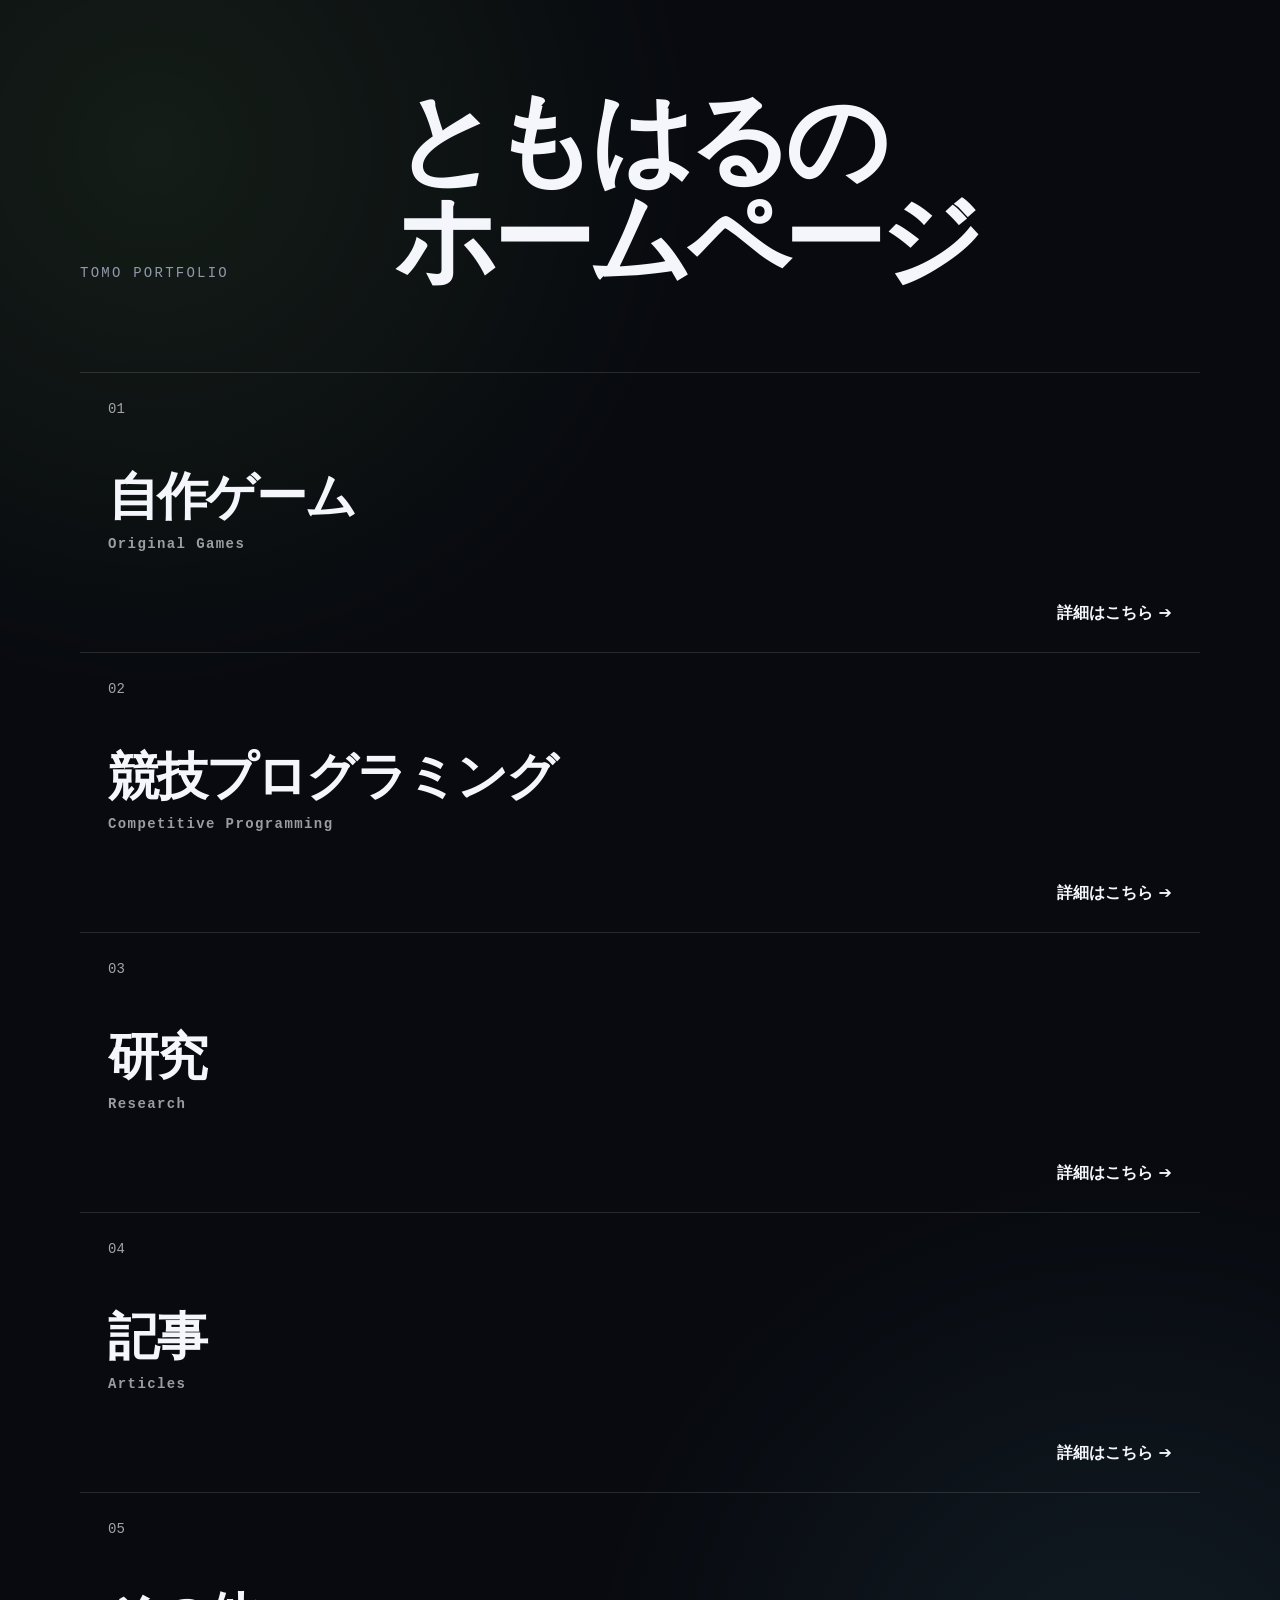
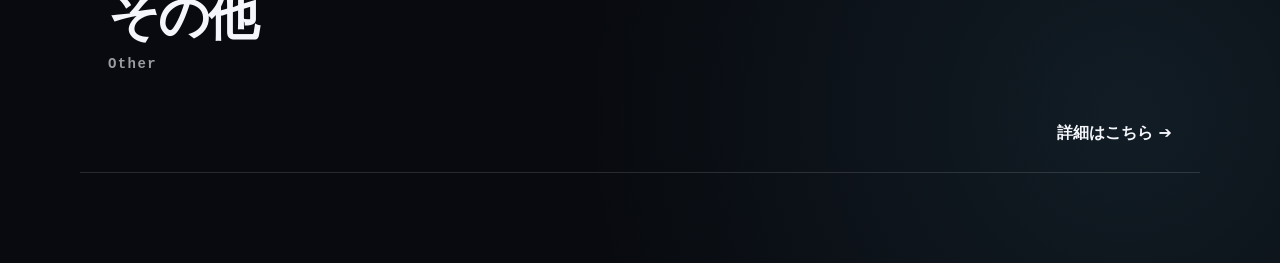
<file: index.html>
<!DOCTYPE html>
<html lang="ja">
<head>
    <meta charset="UTF-8">
    <meta name="viewport" content="width=device-width, initial-scale=1.0">
    <meta name="description" content="tomoのポートフォリオ。ゲーム制作、競技プログラミング、研究、記事などの活動を紹介します。">
    <title>tomo Portfolio</title>
    <link rel="stylesheet" href="style.css?v=20260912-home-translations">
</head>
<body class="home-page">
    <main class="home">
        <header class="home__header">
            <p class="eyebrow">TOMO PORTFOLIO</p>
            <h1>ともはるの<br>ホームページ</h1>
        </header>

        <nav class="category-grid" aria-label="ポートフォリオのカテゴリー">
            <a class="category-card category-card--games" href="games/">
                <span class="category-card__number" aria-hidden="true">01</span>
                <span class="category-card__heading">
                    <span class="category-card__title">自作ゲーム</span>
                    <span class="category-card__translation" lang="en">Original Games</span>
                </span>
                <span class="category-card__link">詳細はこちら <span aria-hidden="true">➔</span></span>
            </a>

            <a class="category-card category-card--competitive" href="competitive-programming/">
                <span class="category-card__number" aria-hidden="true">02</span>
                <span class="category-card__heading">
                    <span class="category-card__title">競技プログラミング</span>
                    <span class="category-card__translation" lang="en">Competitive Programming</span>
                </span>
                <span class="category-card__link">詳細はこちら <span aria-hidden="true">➔</span></span>
            </a>

            <a class="category-card category-card--research" href="research/">
                <span class="category-card__number" aria-hidden="true">03</span>
                <span class="category-card__heading">
                    <span class="category-card__title">研究</span>
                    <span class="category-card__translation" lang="en">Research</span>
                </span>
                <span class="category-card__link">詳細はこちら <span aria-hidden="true">➔</span></span>
            </a>

            <a class="category-card category-card--articles" href="articles/">
                <span class="category-card__number" aria-hidden="true">04</span>
                <span class="category-card__heading">
                    <span class="category-card__title">記事</span>
                    <span class="category-card__translation" lang="en">Articles</span>
                </span>
                <span class="category-card__link">詳細はこちら <span aria-hidden="true">➔</span></span>
            </a>

            <a class="category-card category-card--other" href="other/">
                <span class="category-card__number" aria-hidden="true">05</span>
                <span class="category-card__heading">
                    <span class="category-card__title">その他</span>
                    <span class="category-card__translation" lang="en">Other</span>
                </span>
                <span class="category-card__link">詳細はこちら <span aria-hidden="true">➔</span></span>
            </a>
        </nav>
    </main>
</body>
</html>
</file>
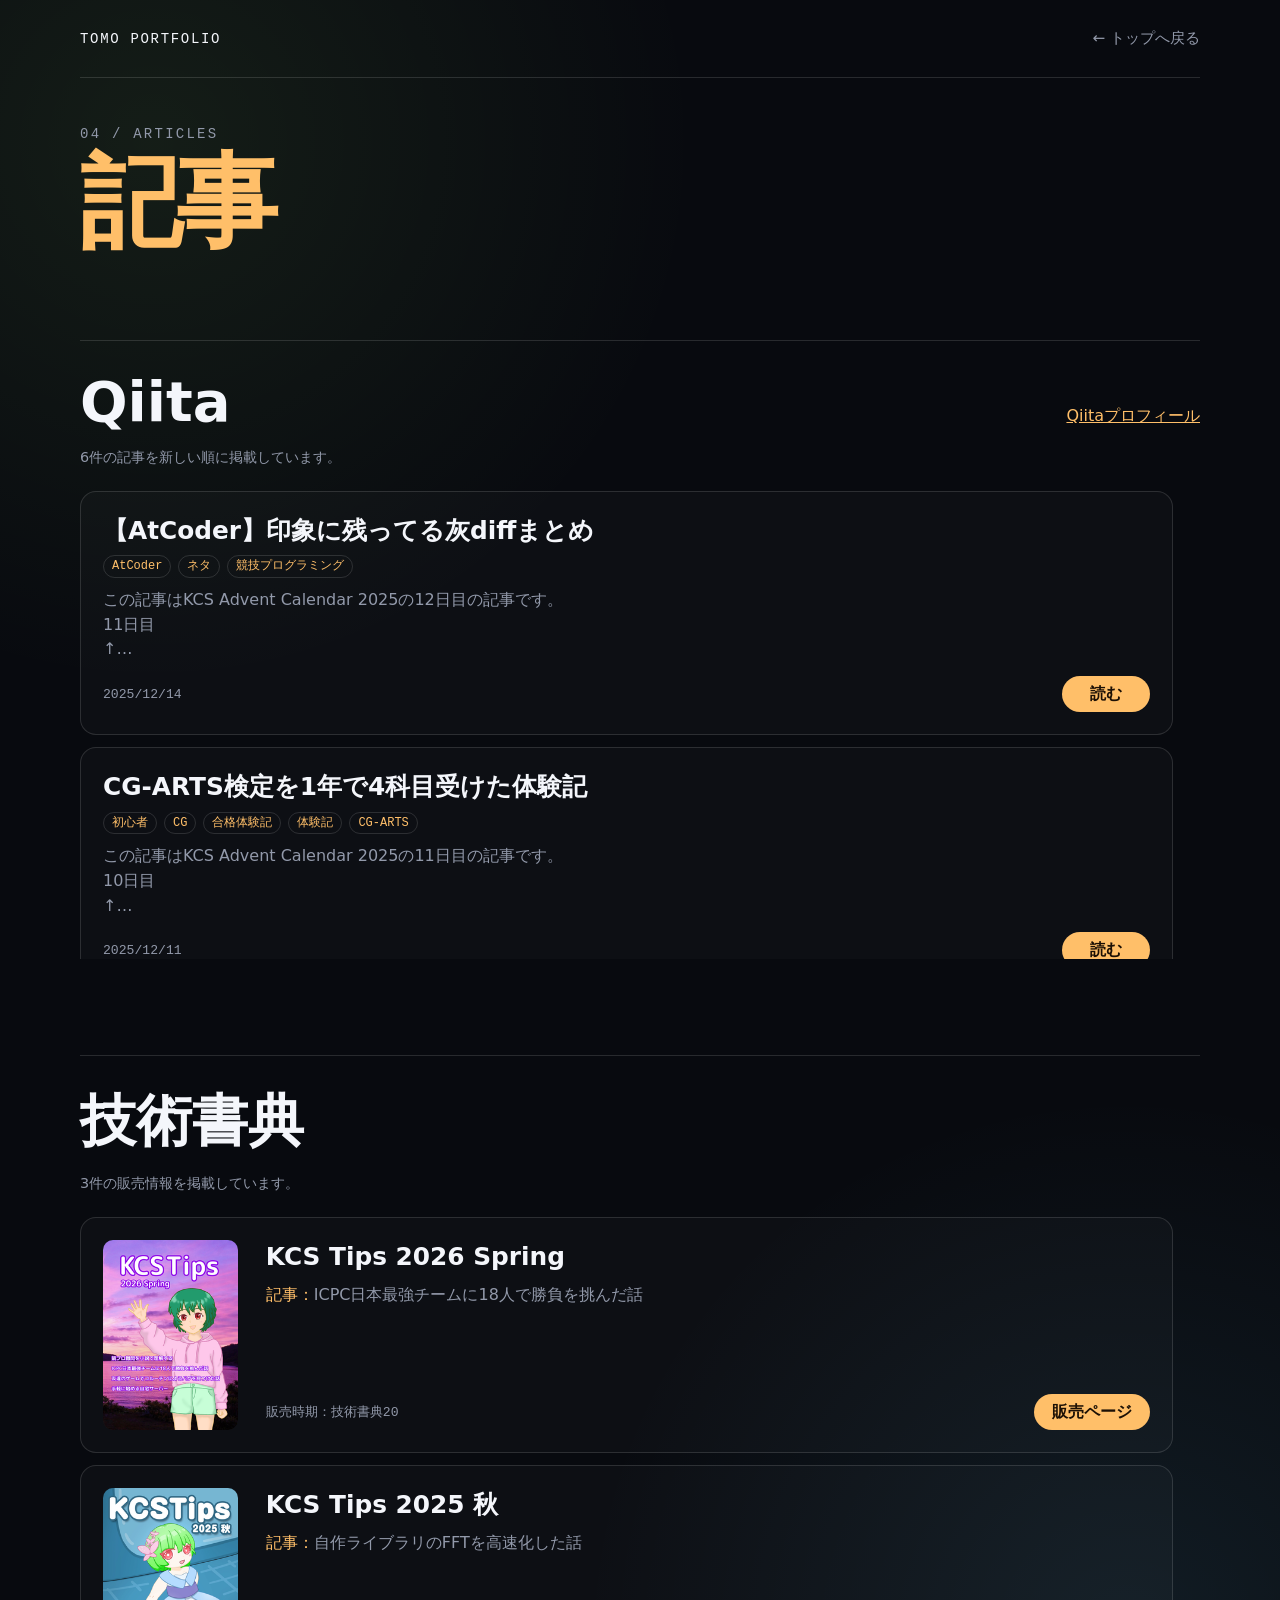
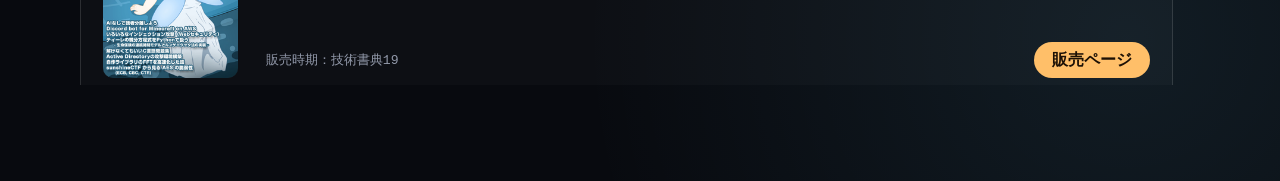
<file: articles/index.html>
<!DOCTYPE html>
<html lang="ja">
<head>
    <meta charset="UTF-8">
    <meta name="viewport" content="width=device-width, initial-scale=1.0">
    <meta name="description" content="記事">
    <title>Articles | tomo Portfolio</title>
    <link rel="stylesheet" href="../style.css?v=20260912-home-categories">
    <link rel="stylesheet" href="articles.css?v=20260929-techbook-image-width">
    <script src="techbook-data.js?v=20260929-first-gallery-images" defer></script>
    <script src="articles.js?v=20260929-first-gallery-images" defer></script>
</head>
<body class="subpage subpage--articles">
    <header class="subpage__header">
        <a class="site-name" href="../">TOMO PORTFOLIO</a>
        <a class="back-link" href="../">← トップへ戻る</a>
    </header>
    <main class="articles-main">
        <header class="articles-heading">
            <p class="eyebrow">04 / ARTICLES</p>
            <h1>記事</h1>
        </header>
        <section class="qiita-panel" aria-labelledby="qiita-title">
            <div class="qiita-header">
                <h2 id="qiita-title">Qiita</h2>
                <a href="https://qiita.com/tomo0211goo" target="_blank" rel="noopener noreferrer">Qiitaプロフィール</a>
            </div>
            <p class="qiita-status" id="qiita-status" aria-live="polite">記事を読み込んでいます…</p>
            <div class="qiita-scroll" tabindex="0" aria-label="Qiita記事一覧。上下にスクロールできます">
                <ol class="qiita-list" id="qiita-list"></ol>
            </div>
            <noscript>記事一覧を見るにはJavaScriptを有効にしてください。</noscript>
        </section>
        <section class="techbook-panel" aria-labelledby="techbook-title">
            <div class="qiita-header">
                <h2 id="techbook-title">技術書典</h2>
            </div>
            <p class="qiita-status" id="techbook-status" aria-live="polite">販売情報を読み込んでいます…</p>
            <div class="qiita-scroll" tabindex="0" aria-label="技術書典の販売情報一覧。上下にスクロールできます">
                <ol class="qiita-list" id="techbook-list"></ol>
            </div>
            <noscript>販売情報を見るにはJavaScriptを有効にしてください。</noscript>
        </section>
    </main>
</body>
</html>
</file>
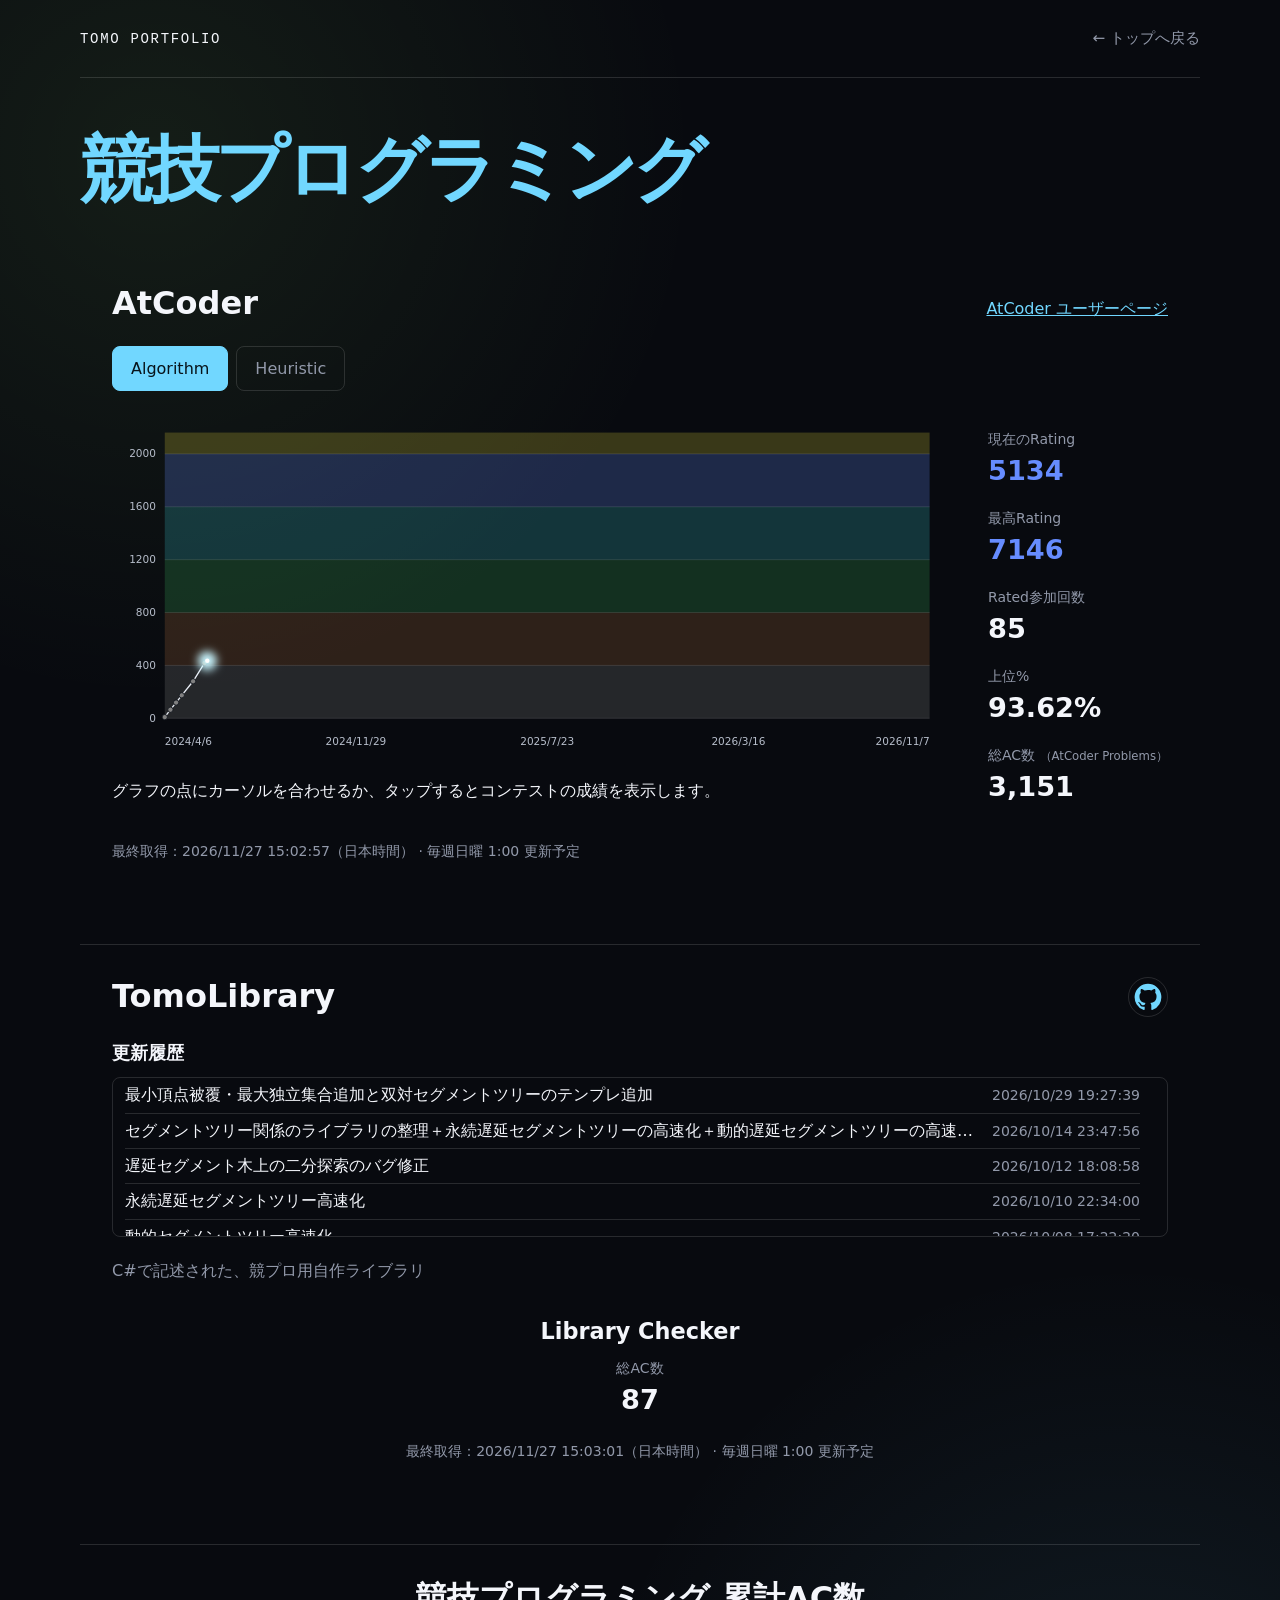
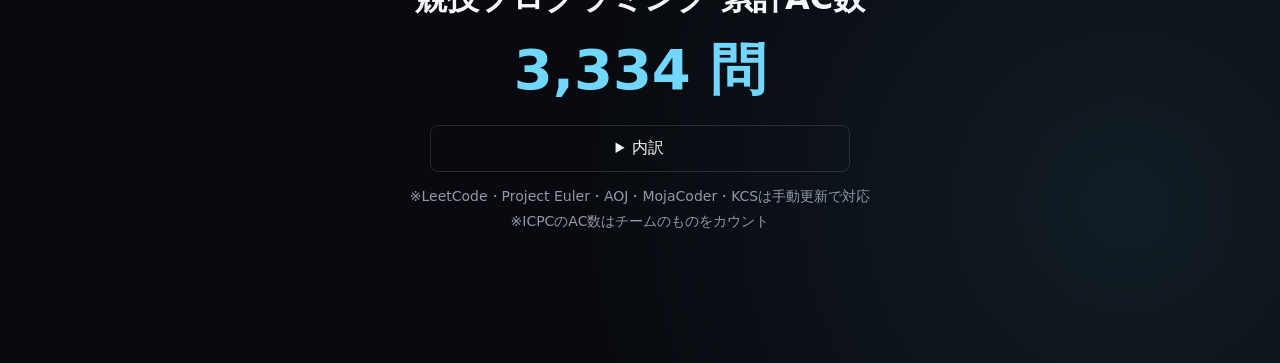
<file: competitive-programming/index.html>
<!DOCTYPE html>
<html lang="ja">
<head>
    <meta charset="UTF-8">
    <meta name="viewport" content="width=device-width, initial-scale=1.0">
    <meta name="description" content="競技プログラミング">
    <title>競技プログラミング | tomo Portfolio</title>
    <link rel="stylesheet" href="../style.css?v=20260907-2">
    <link rel="stylesheet" href="rating.css?v=20261104-icpc-divider">
    <script src="rating.js?v=20260912-mobile-chart" defer></script>
    <script src="library-history.js?v=20261001-compact" defer></script>
    <script src="ac-total.js?v=20261104-ac-order" defer></script>
</head>
<body class="subpage subpage--competitive">
    <header class="subpage__header">
        <a class="site-name" href="../">TOMO PORTFOLIO</a>
        <a class="back-link" href="../">← トップへ戻る</a>
    </header>
    <main class="competitive-main">
        <div class="competitive-intro">
            <h1>競技プログラミング</h1>
        </div>
        <section class="rating-panel" aria-labelledby="rating-title">
            <div class="rating-header">
                <h2 id="rating-title">AtCoder</h2>
                <a id="atcoder-profile" target="_blank" rel="noopener noreferrer">AtCoder ユーザーページ</a>
            </div>
            <div class="rating-tabs" role="tablist" aria-label="Ratingの種類">
                <button type="button" id="rating-tab-algo" role="tab" data-rating-mode="algo" aria-selected="true" aria-controls="rating-content">Algorithm</button>
                <button type="button" id="rating-tab-heuristic" role="tab" data-rating-mode="heuristic" aria-selected="false" aria-controls="rating-content" tabindex="-1">Heuristic</button>
            </div>
            <div id="rating-content" role="tabpanel" aria-labelledby="rating-tab-algo">
            <dl class="rating-stats">
                <div><dt>現在のRating</dt><dd id="rating-current">—</dd></div>
                <div><dt>最高Rating</dt><dd id="rating-highest">—</dd></div>
                <div><dt>Rated参加回数</dt><dd id="rating-count">—</dd></div>
                <div><dt>上位%</dt><dd id="rating-top-percent">—</dd></div>
                <div><dt>総AC数 <small>（AtCoder Problems）</small></dt><dd id="rating-ac-count">—</dd></div>
            </dl>
            <div class="rating-chart" id="rating-chart"></div>
            <p class="rating-caption" id="rating-caption" aria-live="polite">Rating履歴を読み込んでいます…</p>
            <p class="rating-updated" id="rating-updated"></p>
            </div>
            <noscript>Ratingグラフを見るにはJavaScriptを有効にしてください。</noscript>
        </section>
        <section class="rating-panel library-panel" aria-labelledby="library-title">
            <div class="rating-header">
                <h2 id="library-title">TomoLibrary</h2>
                <a class="github-link" href="https://github.com/Tomo271828/TomoLibrary/tree/main" target="_blank" rel="noopener noreferrer" aria-label="TomoLibraryのGitHubページを新しいタブで開く" title="GitHubでTomoLibraryを見る">
                    <svg viewBox="0 0 24 24" width="28" height="28" aria-hidden="true" focusable="false">
                        <path fill="currentColor" d="M12 .7A11.5 11.5 0 0 0 8.36 23.1c.58.11.79-.25.79-.56v-2.23c-3.22.7-3.9-1.37-3.9-1.37-.53-1.34-1.29-1.7-1.29-1.7-1.05-.72.08-.71.08-.71 1.17.08 1.78 1.2 1.78 1.2 1.04 1.77 2.72 1.26 3.38.96.1-.75.4-1.26.74-1.55-2.57-.29-5.27-1.29-5.27-5.72 0-1.26.45-2.3 1.2-3.11-.12-.3-.52-1.47.11-3.07 0 0 .98-.31 3.16 1.19A10.98 10.98 0 0 1 12 6.04c.98 0 1.94.13 2.85.39 2.19-1.5 3.16-1.19 3.16-1.19.64 1.6.24 2.77.12 3.07.74.81 1.19 1.85 1.19 3.11 0 4.44-2.71 5.42-5.29 5.71.42.36.79 1.07.79 2.16v3.25c0 .31.21.68.8.56A11.5 11.5 0 0 0 12 .7Z"/>
                    </svg>
                </a>
            </div>
            <h3 id="library-history-title" class="library-history-title">更新履歴</h3>
            <div class="library-history" role="region" aria-labelledby="library-history-title" tabindex="0">
                <ol id="library-history-list" class="library-history-list"></ol>
                <p id="library-history-status" class="library-history-status" aria-live="polite">更新履歴を読み込んでいます…</p>
            </div>
            <p class="library-description">C#で記述された、競プロ用自作ライブラリ</p>
            <h3 class="library-checker-title">Library Checker</h3>
            <dl class="rating-stats library-stats">
                <div><dt>総AC数</dt><dd id="library-ac-count">—</dd></div>
            </dl>
            <p class="rating-updated" id="library-updated" aria-live="polite">AC数を読み込んでいます…</p>
            <noscript>AC数を見るにはJavaScriptを有効にしてください。</noscript>
        </section>
        <section class="rating-panel ac-total" aria-labelledby="ac-total-title">
            <h2 id="ac-total-title">競技プログラミング 累計AC数</h2>
            <p class="ac-total__number" id="ac-total-number" aria-live="polite">—</p>
            <details class="ac-total__details">
                <summary>内訳</summary>
                <dl class="ac-total__sites" id="ac-total-sites" hidden></dl>
                <p class="rating-updated" id="ac-total-status" aria-live="polite">AC数を読み込んでいます…</p>
            </details>
            <p class="rating-updated ac-total__note">※LeetCode・Project Euler・AOJ・MojaCoder・KCSは手動更新で対応<br>※ICPCのAC数はチームのものをカウント</p>
        </section>
    </main>
</body>
</html>
</file>
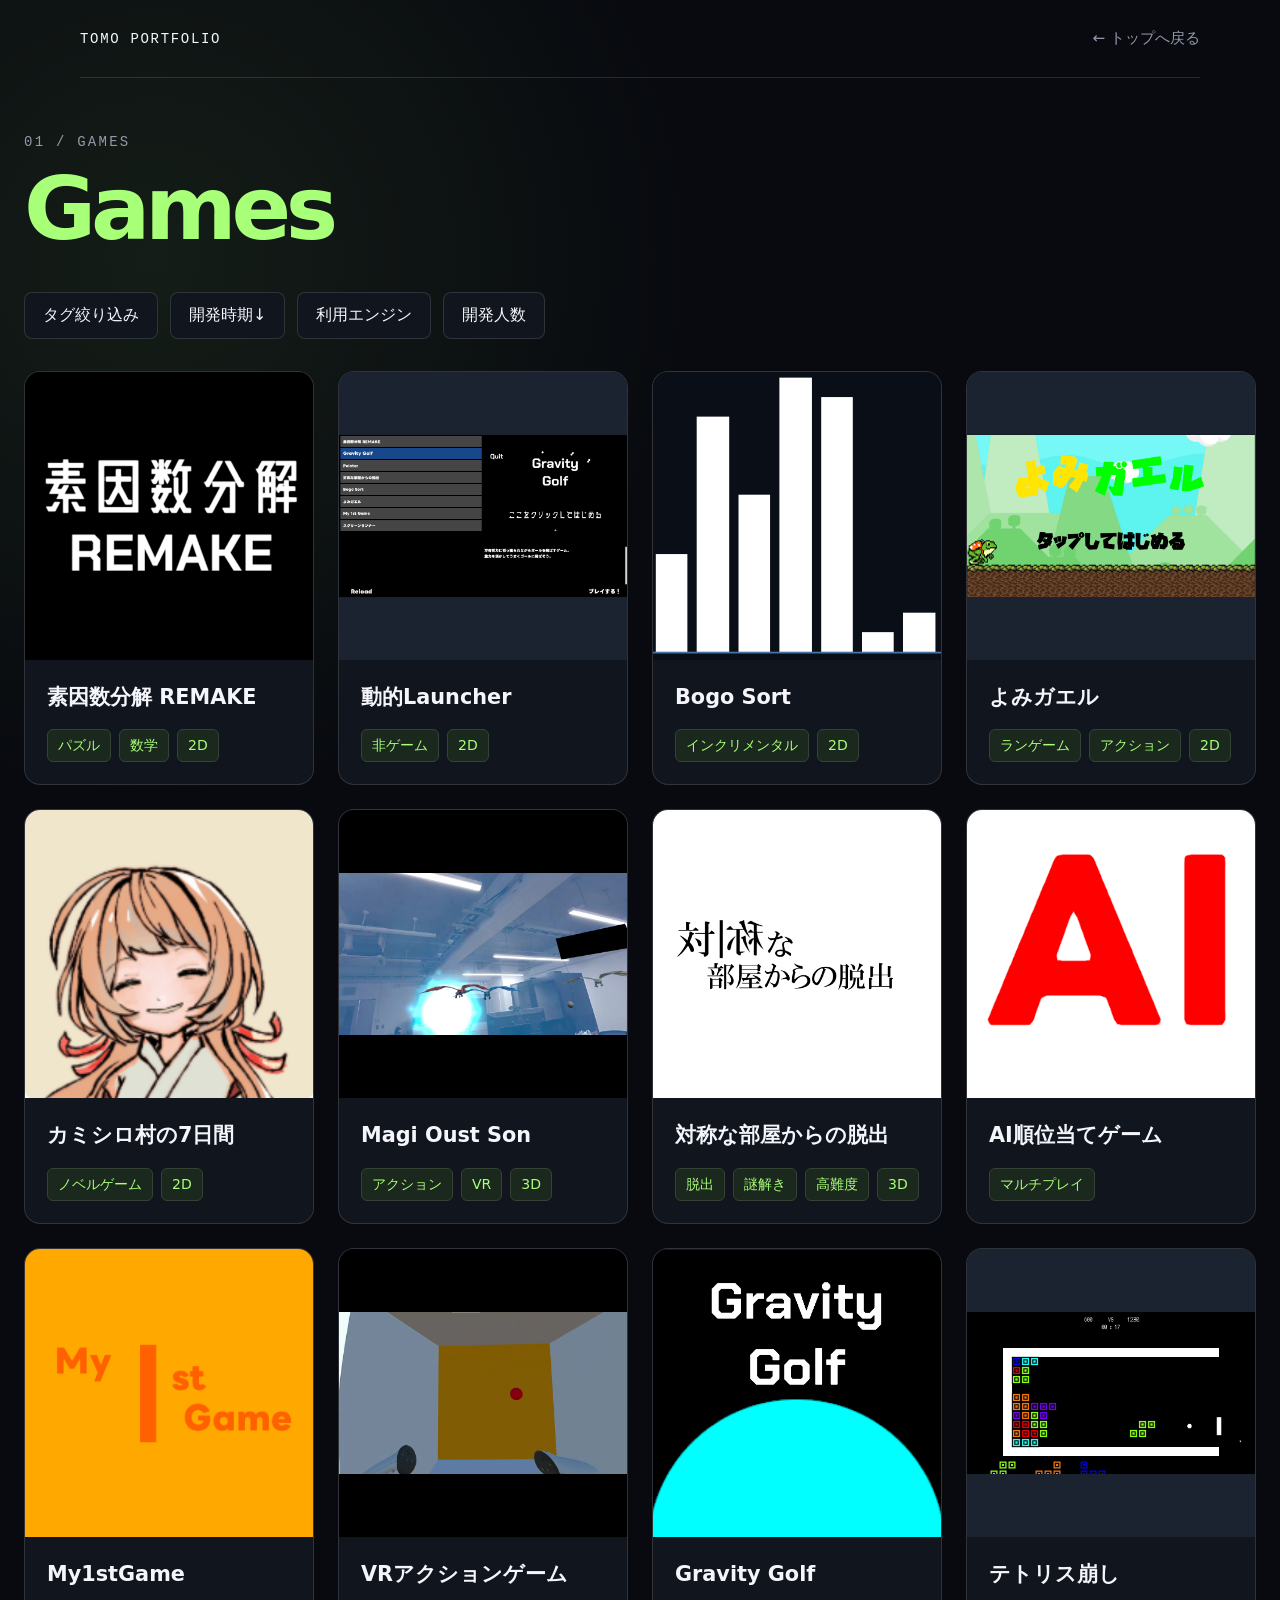
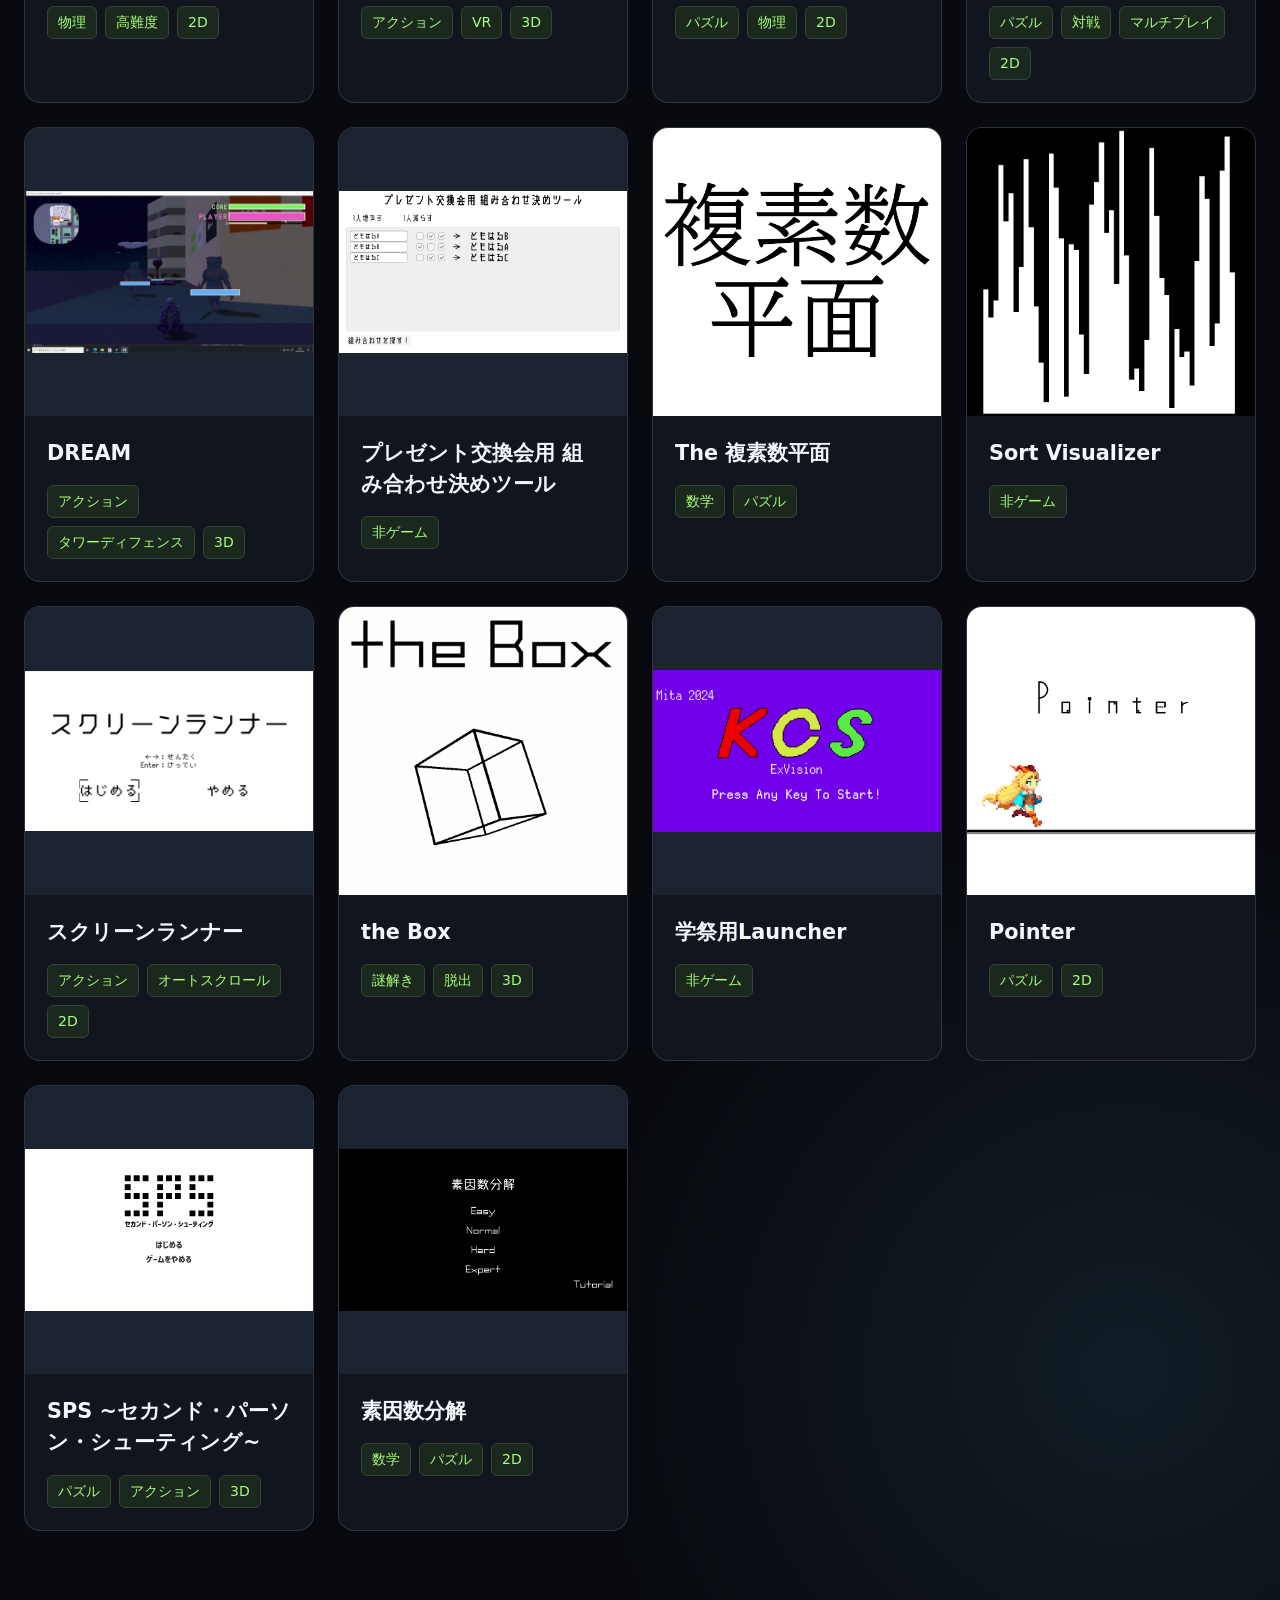
<file: games/index.html>
<!DOCTYPE html>
<html lang="ja">
<head>
    <meta charset="UTF-8">
    <meta name="viewport" content="width=device-width, initial-scale=1.0">
    <meta name="description" content="自作ゲーム">
    <title>Games | tomo Portfolio</title>
    <link rel="stylesheet" href="../style.css?v=20260907-2">
    <link rel="stylesheet" href="games.css?v=20260909-card-outline">
    <script src="games-data.js?v=20260909-gallery" defer></script>
    <script src="game-order.js?v=20260907-6" defer></script>
    <script src="game-gallery.js?v=20260909-gallery-compact" defer></script>
    <script src="games.js?v=20260909-dialog-exit" defer></script>
</head>
<body class="subpage subpage--games">
    <header class="subpage__header">
        <a class="site-name" href="../">TOMO PORTFOLIO</a>
        <a class="back-link" href="../">← トップへ戻る</a>
    </header>
    <main class="games-main">
        <header class="games-heading">
            <p class="eyebrow">01 / GAMES</p>
            <h1>Games</h1>
        </header>
        <div class="games-controls" role="group" aria-label="ゲームの並べ替えと分類">
            <button type="button" id="games-tag-toggle" aria-expanded="false" aria-controls="games-tag-panel">タグ絞り込み</button>
            <button type="button" id="games-sort" aria-label="開発時期：新しい順。クリックで古い順に変更">開発時期↓</button>
            <button type="button" data-group="engine" aria-pressed="false">利用エンジン</button>
            <button type="button" data-group="team" aria-pressed="false">開発人数</button>
        </div>
        <div id="games-tag-panel" class="games-tag-reveal" inert aria-hidden="true">
          <div class="games-tag-clip">
           <div class="games-tag-panel">
            <fieldset class="games-tag-mode">
                <legend>タグの検索条件</legend>
                <label><input type="radio" name="tag-mode" value="and" checked> AND（すべて含む）</label>
                <label><input type="radio" name="tag-mode" value="or"> OR（いずれかを含む）</label>
            </fieldset>
            <div id="games-tag-options" role="group" aria-label="タグを選択"></div>
            <button type="button" id="games-tag-clear">選択を解除</button>
           </div>
          </div>
        </div>
        <p id="games-tag-status" class="games-tag-status" role="status"></p>
        <div id="games-grid" aria-label="ゲーム一覧"></div>
        <p class="games-empty" id="games-empty" hidden>ゲームは準備中です。</p>
        <noscript>ゲーム一覧を見るにはJavaScriptを有効にしてください。</noscript>
    </main>
    <dialog class="game-dialog" id="game-dialog" aria-labelledby="game-title">
        <button class="dialog-close" type="button" autofocus>閉じる <span aria-hidden="true">×</span></button>
        <div class="game-dialog-layout">
            <div class="game-visual">
                <div id="game-image"></div>
                <ul class="game-tags" id="game-tags" aria-label="タグ"></ul>
                <dl class="game-meta">
                    <div>
                        <dt>利用エンジン</dt>
                        <dd id="game-engine"></dd>
                    </div>
                    <div>
                        <dt>開発人数</dt>
                        <dd id="game-team-size"></dd>
                    </div>
                    <div>
                        <dt>開発時期</dt>
                        <dd id="game-development-period"></dd>
                    </div>
                </dl>
            </div>
            <div class="game-detail">
                <h2 id="game-title"></h2>
                <p class="game-description" id="game-description" tabindex="0" role="tabpanel" aria-labelledby="game-tab-introduction" aria-live="polite"></p>
                <div class="game-description-tabs" role="tablist" aria-label="説明の切り替え">
                    <button type="button" id="game-tab-introduction" role="tab" aria-selected="true" aria-controls="game-description" data-description="introductionPath">ゲーム紹介</button>
                    <button type="button" id="game-tab-details" role="tab" aria-selected="false" aria-controls="game-description" tabindex="-1" data-description="detailsPath">詳細</button>
                </div>
            </div>
        </div>
    </dialog>
</body>
</html>
</file>
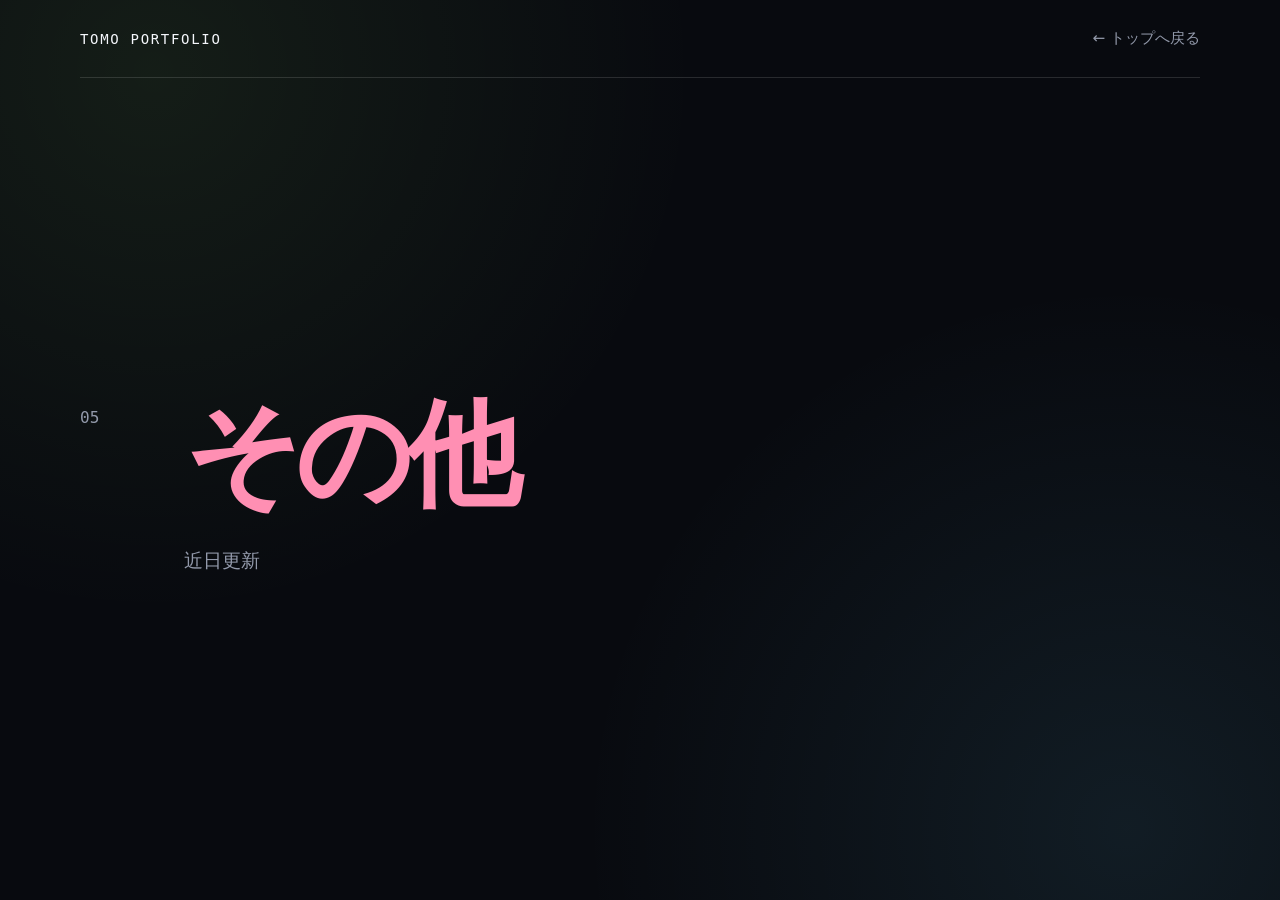
<file: other/index.html>
<!DOCTYPE html>
<html lang="ja">
<head>
    <meta charset="UTF-8">
    <meta name="viewport" content="width=device-width, initial-scale=1.0">
    <meta name="description" content="その他">
    <title>その他 | tomo Portfolio</title>
    <link rel="stylesheet" href="../style.css?v=20260912-home-categories">
</head>
<body class="subpage subpage--other">
    <header class="subpage__header">
        <a class="site-name" href="../">TOMO PORTFOLIO</a>
        <a class="back-link" href="../">← トップへ戻る</a>
    </header>
    <main class="subpage__main">
        <p class="subpage__number" aria-hidden="true">05</p>
        <div><h1>その他</h1><p class="subpage__intro">近日更新</p></div>
    </main>
</body>
</html>
</file>
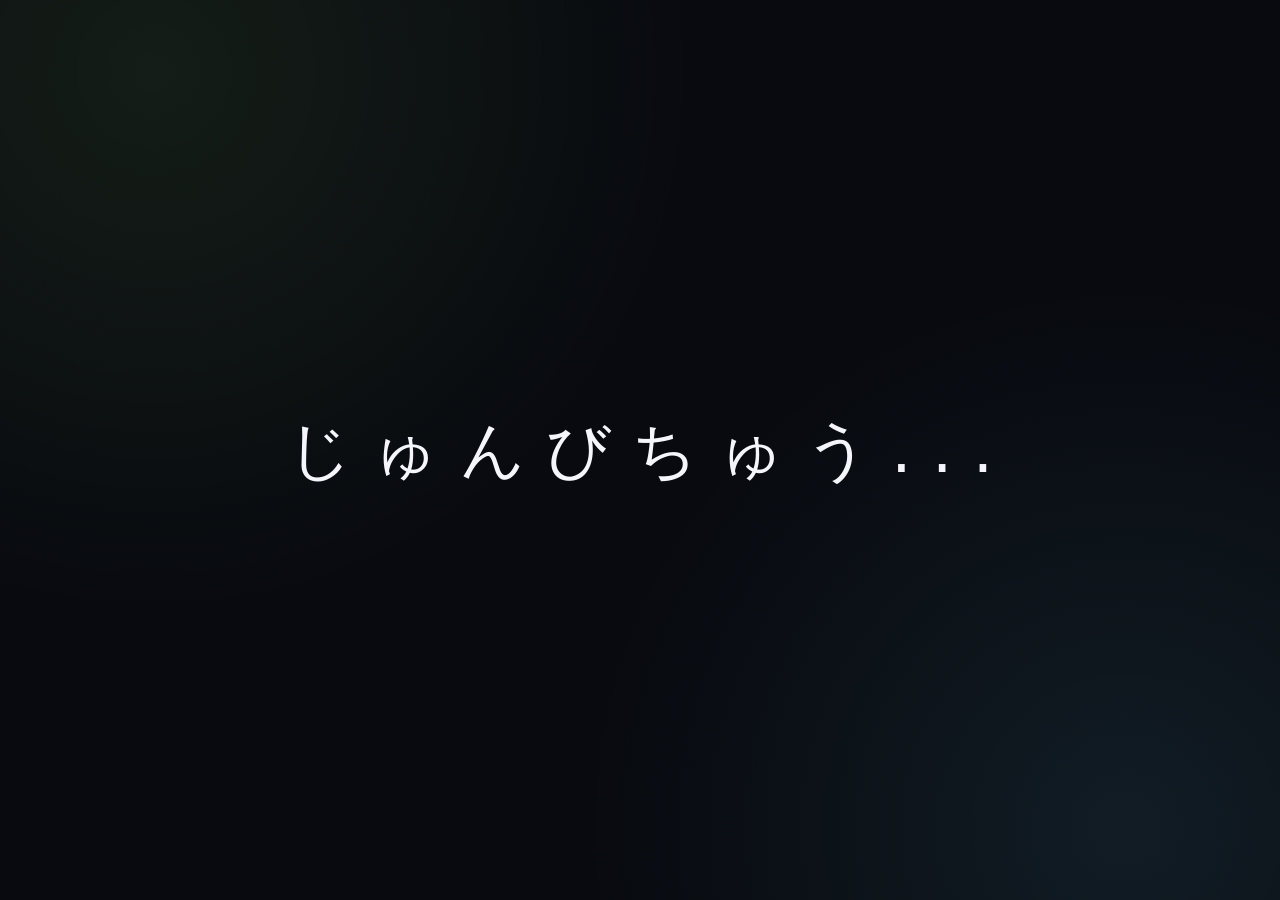
<file: prepare/index.html>
<!DOCTYPE html>
<html lang="ja">
<head>
    <meta charset="UTF-8">
    <meta name="viewport" content="width=device-width, initial-scale=1.0">
    <title>じゅんびちゅう... | tomo Portfolio</title>
    <link rel="stylesheet" href="../style.css?v=20260907-2">
</head>
<body class="prepare-page">
    <p class="loading">
        <span>じ</span>
        <span>ゅ</span>
        <span>ん</span>
        <span>び</span>
        <span>ち</span>
        <span>ゅ</span>
        <span>う</span>
        <span>.</span>
        <span>.</span>
        <span>.</span>
    </p>
</body>
</html>
</file>
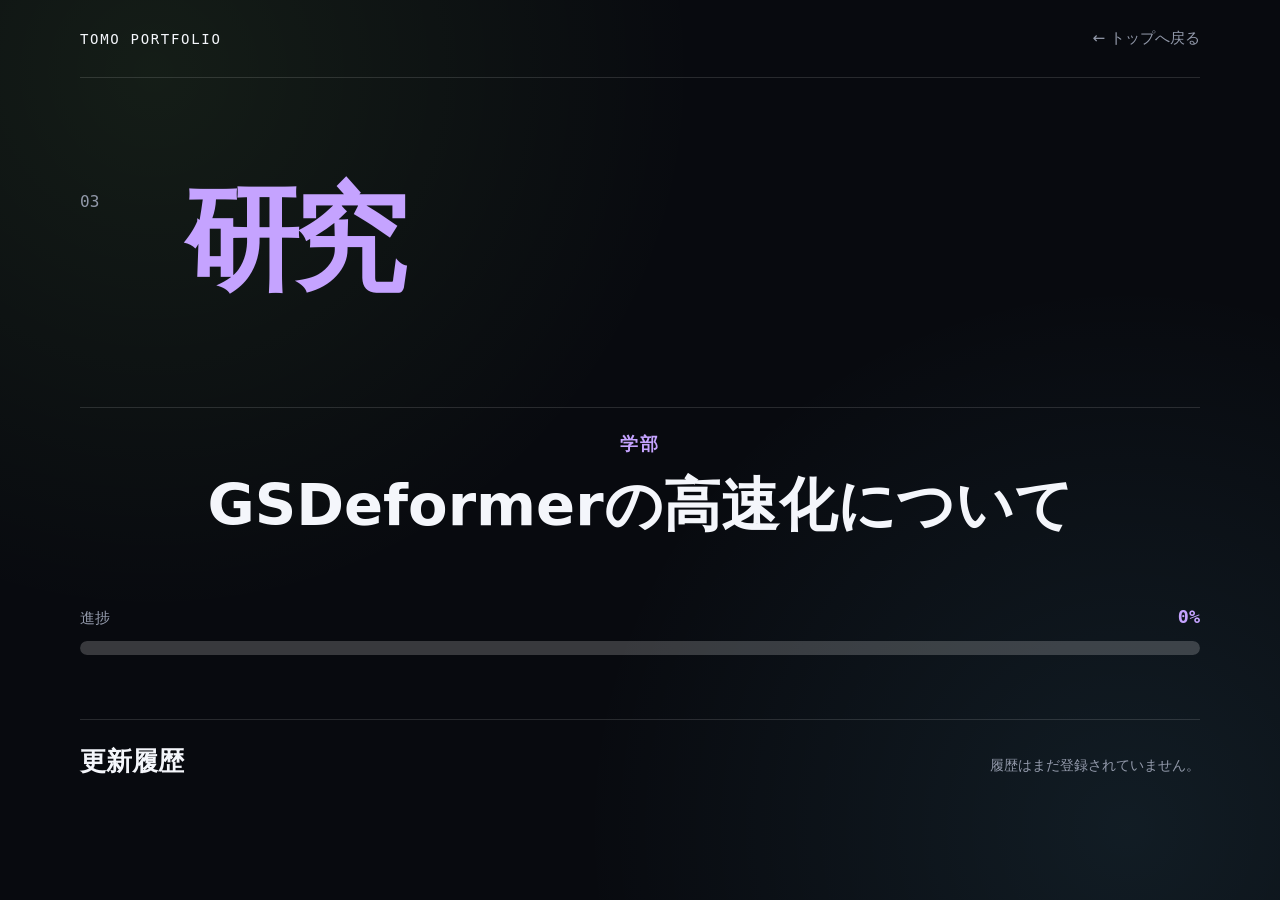
<file: research/index.html>
<!DOCTYPE html>
<html lang="ja">
<head>
    <meta charset="UTF-8">
    <meta name="viewport" content="width=device-width, initial-scale=1.0">
    <meta name="description" content="研究">
    <title>研究 | tomo Portfolio</title>
    <link rel="stylesheet" href="../style.css?v=20260912-home-categories">
    <link rel="stylesheet" href="research.css?v=20260929-history">
    <script src="history-data.js?v=20260929-history" defer></script>
    <script src="research.js?v=20260929-history" defer></script>
</head>
<body class="subpage subpage--research">
    <header class="subpage__header">
        <a class="site-name" href="../">TOMO PORTFOLIO</a>
        <a class="back-link" href="../">← トップへ戻る</a>
    </header>
    <main class="subpage__main">
        <p class="subpage__number" aria-hidden="true">03</p>
        <div class="research-content">
            <h1>研究</h1>
        </div>
        <section class="research-entry" aria-labelledby="undergraduate-research-title">
            <p class="research-level">学部</p>

            <!-- 研究タイトルは、次のh2内の文字列を変更してください。 -->
            <h2 class="research-title" id="undergraduate-research-title">GSDeformerの高速化について</h2>

            <div class="research-progress-heading">
                <label for="undergraduate-progress">進捗</label>
                <output id="undergraduate-progress-value" for="undergraduate-progress">0%</output>
            </div>
            <!-- 進捗は、次のvalueを0〜100の数値で指定してください。 -->
            <progress id="undergraduate-progress" value="0" max="100" aria-describedby="undergraduate-progress-value">0%</progress>

            <section class="research-history" aria-labelledby="research-history-title">
                <div class="research-history-heading">
                    <h3 id="research-history-title">更新履歴</h3>
                    <p id="research-history-status" aria-live="polite">履歴を読み込んでいます…</p>
                </div>
                <div class="research-history-scroll" id="research-history-scroll" tabindex="0" aria-label="研究の更新履歴。上下にスクロールできます">
                    <ol class="research-history-list" id="research-history-list"></ol>
                </div>
            </section>
        </section>
    </main>
</body>
</html>
</file>
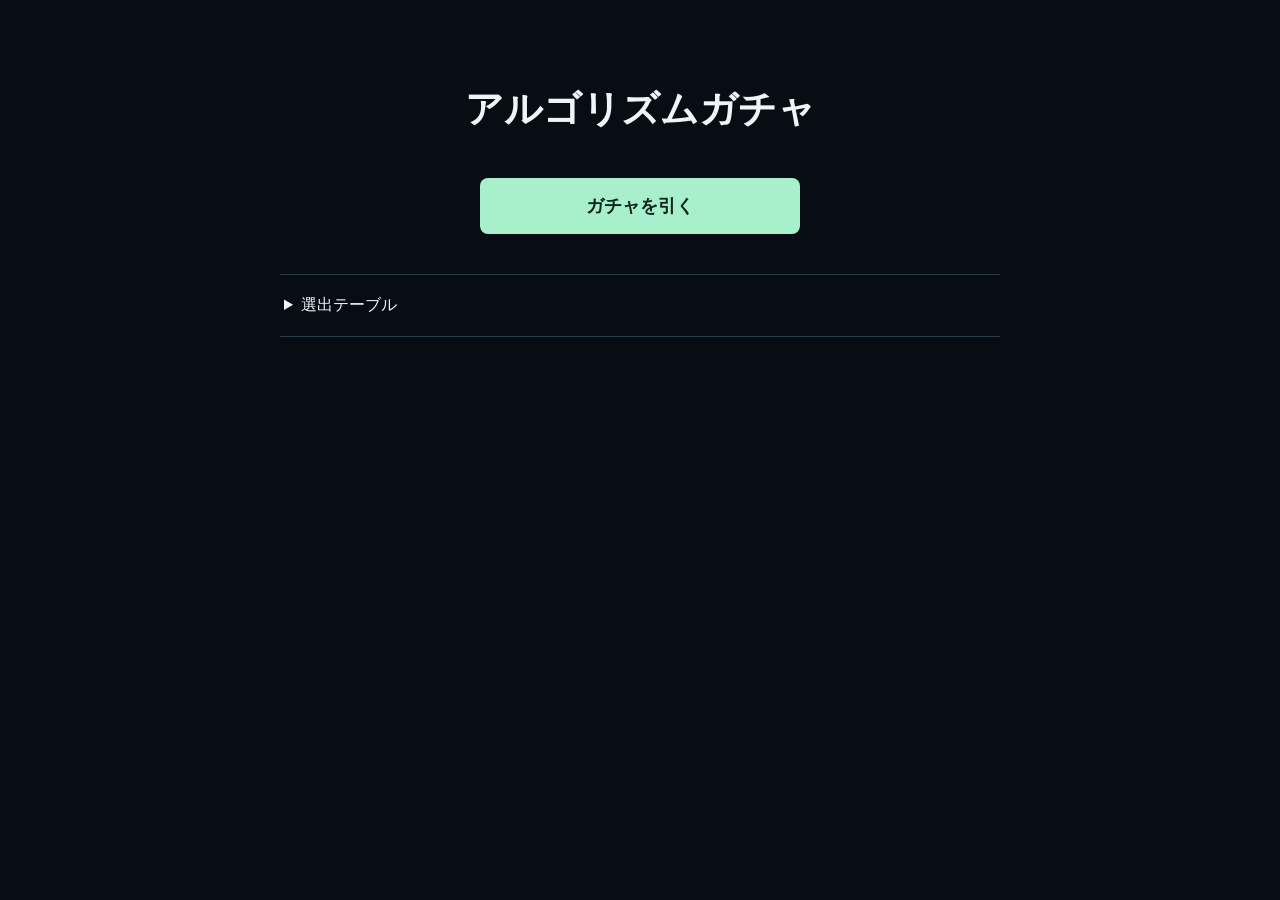
<file: single/algorithm_gacha/index.html>
<!DOCTYPE html>
<html lang="ja">
<head>
    <meta charset="UTF-8">
    <meta name="viewport" content="width=device-width, initial-scale=1.0">
    <meta name="description" content="アルゴリズム・データ構造・基本概念をランダムにひとつ。問題と学習資料のURL付きのアルゴリズムガチャ。">
    <title>アルゴリズムガチャ</title>
    <link rel="stylesheet" href="algorithm-gacha.css">
    <script src="algorithm-gacha.js" defer></script>
</head>
<body>
    <main class="gacha">
        <h1>アルゴリズムガチャ</h1>
        <button id="draw-button" class="draw-button" type="button" disabled>ガチャを引く</button>
        <p id="result" class="result" role="status" aria-atomic="true" hidden></p>

        <details class="catalog">
            <summary>選出テーブル</summary>
            <div class="table-scroll" role="region" aria-label="抽選候補の一覧" tabindex="0">
                <table>
                    <caption class="visually-hidden">アルゴリズム・データ構造・基本概念と問題・資料</caption>
                    <thead><tr><th scope="col">テーマ</th><th scope="col">分野</th><th scope="col">出題例</th><th scope="col">資料</th></tr></thead>
                    <tbody id="catalog-body"></tbody>
                </table>
            </div>
        </details>
        <noscript><p class="noscript">抽選には JavaScript が必要です。<a href="algorithms.md">候補一覧</a>はそのまま閲覧できます。</p></noscript>
    </main>
</body>
</html>
</file>
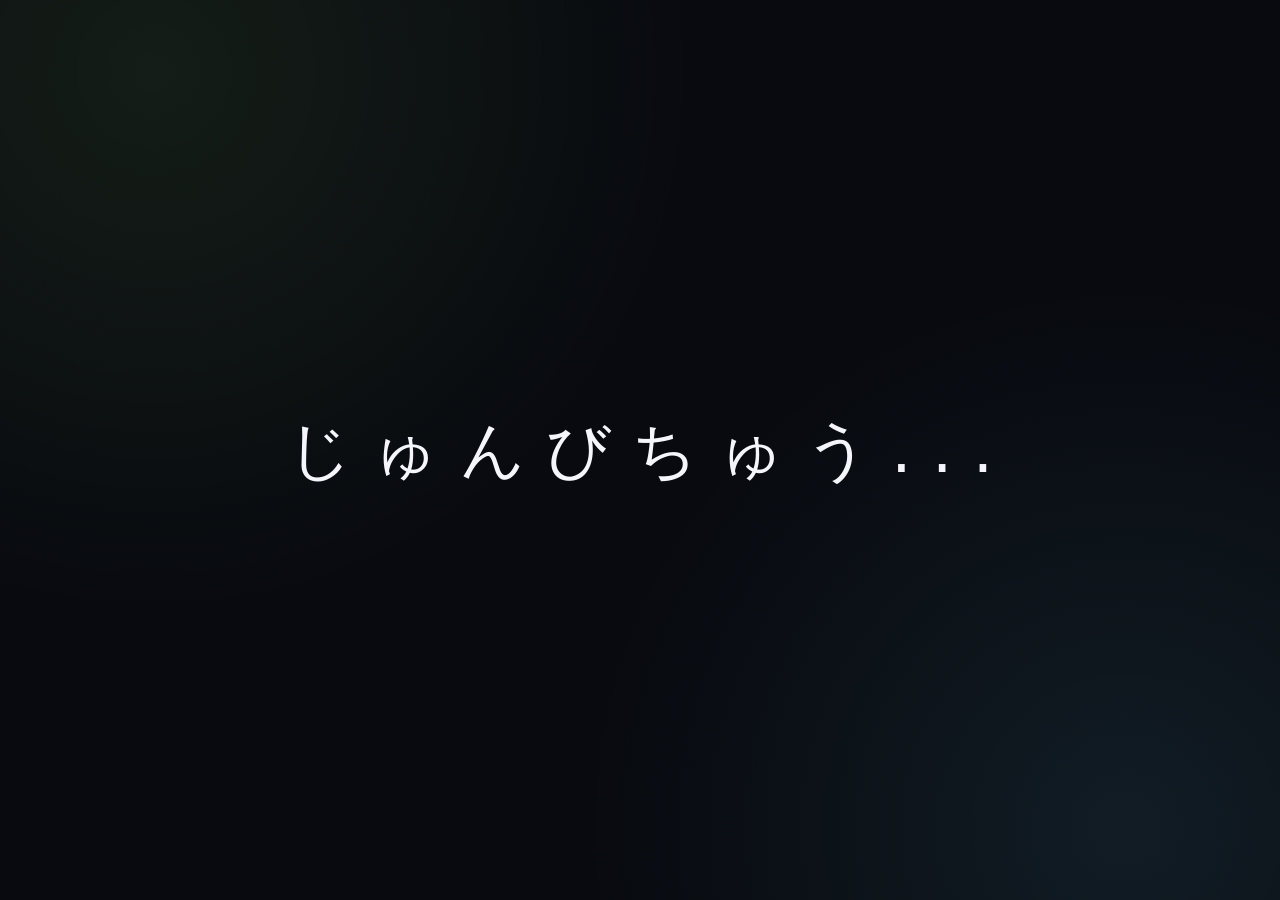
<file: single/prepare/index.html>
<!DOCTYPE html>
<html lang="ja">
<head>
    <meta charset="UTF-8">
    <meta name="viewport" content="width=device-width, initial-scale=1.0">
    <title>じゅんびちゅう... | tomo Portfolio</title>
    <link rel="stylesheet" href="../../style.css?v=20260907-2">
</head>
<body class="prepare-page">
    <p class="loading">
        <span>じ</span>
        <span>ゅ</span>
        <span>ん</span>
        <span>び</span>
        <span>ち</span>
        <span>ゅ</span>
        <span>う</span>
        <span>.</span>
        <span>.</span>
        <span>.</span>
    </p>
</body>
</html>
</file>
<file: style.css>
:root {
    color-scheme: dark;
    --background: #080a0f;
    --text: #f4f6fb;
    --muted: #9299aa;
    --line: rgba(255, 255, 255, 0.13);
    --games: #a8ff78;
    --competitive: #71d7ff;
    --research: #c5a3ff;
    --articles: #ffbf69;
    --other: #ff8fb3;
}

* {
    box-sizing: border-box;
}

html {
    min-width: 320px;
    background: var(--background);
}

body {
    margin: 0;
    min-height: 100vh;
    background:
        radial-gradient(circle at 12% 8%, rgba(168, 255, 120, 0.08), transparent 34rem),
        radial-gradient(circle at 88% 92%, rgba(113, 215, 255, 0.09), transparent 34rem),
        var(--background);
    color: var(--text);
    font-family: "Yu Gothic", "Hiragino Kaku Gothic ProN", system-ui, sans-serif;
}

a {
    color: inherit;
}

.home {
    width: min(1120px, calc(100% - 48px));
    margin: 0 auto;
    padding: clamp(64px, 10vh, 120px) 0;
}

.home__header {
    display: grid;
    grid-template-columns: minmax(180px, 0.7fr) 2fr;
    align-items: end;
    gap: 32px;
    margin-bottom: clamp(56px, 9vh, 104px);
}

.eyebrow {
    margin: 0 0 0.6rem;
    color: var(--muted);
    font-family: ui-monospace, "Cascadia Code", monospace;
    font-size: 0.875rem;
    letter-spacing: 0.16em;
}

h1 {
    margin: 0;
    font-size: clamp(3rem, 8vw, 7rem);
    font-weight: 700;
    letter-spacing: -0.06em;
    line-height: 0.98;
}

.category-grid {
    display: grid;
    grid-template-columns: minmax(0, 1fr);
    border-top: 1px solid var(--line);
}

.category-card {
    position: relative;
    display: flex;
    min-height: 280px;
    flex-direction: column;
    justify-content: space-between;
    overflow: hidden;
    padding: 28px;
    border-bottom: 1px solid var(--line);
    text-decoration: none;
    transition: background-color 220ms ease, color 220ms ease;
}

.category-card::after {
    position: absolute;
    right: -80px;
    bottom: -100px;
    width: 240px;
    height: 240px;
    border: 1px solid currentColor;
    border-radius: 50%;
    content: "";
    opacity: 0;
    transform: scale(0.7);
    transition: opacity 220ms ease, transform 300ms ease;
}

.category-card--games:hover,
.category-card--games:focus-visible {
    background: var(--games);
    color: #0a1508;
}

.category-card--competitive:hover,
.category-card--competitive:focus-visible {
    background: var(--competitive);
    color: #07131a;
}

.category-card--research:hover,
.category-card--research:focus-visible {
    background: var(--research);
    color: #140d1f;
}

.category-card--articles:hover,
.category-card--articles:focus-visible {
    background: var(--articles);
    color: #1c1005;
}

.category-card--other:hover,
.category-card--other:focus-visible {
    background: var(--other);
    color: #1e0911;
}

.category-card:hover::after,
.category-card:focus-visible::after {
    opacity: 0.35;
    transform: scale(1);
}

.category-card:focus-visible,
.back-link:focus-visible {
    outline: 3px solid var(--text);
    outline-offset: -3px;
}

.category-card__number {
    font-family: ui-monospace, "Cascadia Code", monospace;
    font-size: 0.875rem;
    opacity: 0.65;
}

.category-card__heading {
    position: relative;
    z-index: 1;
    display: grid;
    justify-items: start;
    gap: 10px;
}

.category-card__title {
    max-width: 9em;
    font-size: clamp(2rem, 4vw, 3.5rem);
    font-weight: 700;
    letter-spacing: -0.04em;
    line-height: 1.15;
}

.category-card__translation {
    font-family: ui-monospace, "Cascadia Code", monospace;
    font-size: 0.875rem;
    font-weight: 600;
    letter-spacing: 0.1em;
    opacity: 0.62;
}

.category-card__link {
    position: relative;
    z-index: 1;
    align-self: flex-end;
    font-size: 1rem;
    font-weight: 700;
}

.subpage {
    display: flex;
    min-height: 100vh;
    flex-direction: column;
}

.subpage__header {
    display: flex;
    width: min(1120px, calc(100% - 48px));
    margin: 0 auto;
    padding: 28px 0;
    justify-content: space-between;
    align-items: center;
    border-bottom: 1px solid var(--line);
}

.site-name {
    font-family: ui-monospace, "Cascadia Code", monospace;
    font-size: 0.875rem;
    letter-spacing: 0.12em;
    text-decoration: none;
}

.back-link {
    color: var(--muted);
    font-size: 0.95rem;
    text-decoration: none;
}

.back-link:hover {
    color: var(--text);
}

.subpage__main {
    display: grid;
    width: min(1120px, calc(100% - 48px));
    flex: 1;
    grid-template-columns: 72px 1fr;
    align-content: center;
    gap: 32px;
    margin: 0 auto;
    padding: 72px 0;
}

.subpage__number {
    margin: 0.6rem 0 0;
    color: var(--muted);
    font-family: ui-monospace, "Cascadia Code", monospace;
}

.subpage h1 {
    font-size: clamp(3rem, 9vw, 8rem);
}

.subpage__intro {
    max-width: 38rem;
    margin: 32px 0 0;
    color: var(--muted);
    font-size: clamp(1rem, 2vw, 1.2rem);
    line-height: 1.9;
}

.subpage--games h1 {
    color: var(--games);
}

.subpage--competitive h1 {
    color: var(--competitive);
}

.subpage--research h1 { color: var(--research); }
.subpage--articles h1 { color: var(--articles); }
.subpage--other h1 { color: var(--other); }

.prepare-page {
    display: flex;
    min-height: 100vh;
    justify-content: center;
    align-items: center;
    font-size: clamp(2rem, 10vw, 4rem);
}

.loading span {
    display: inline-block;
    animation: wave 1.2s ease-in-out infinite;
}

.loading span:nth-child(1) { animation-delay: 0s; }
.loading span:nth-child(2) { animation-delay: 0.1s; }
.loading span:nth-child(3) { animation-delay: 0.2s; }
.loading span:nth-child(4) { animation-delay: 0.3s; }
.loading span:nth-child(5) { animation-delay: 0.4s; }
.loading span:nth-child(6) { animation-delay: 0.5s; }
.loading span:nth-child(7) { animation-delay: 0.6s; }
.loading span:nth-child(8) { animation-delay: 0.7s; }
.loading span:nth-child(9) { animation-delay: 0.8s; }
.loading span:nth-child(10) { animation-delay: 0.9s; }

@keyframes wave {
    0%, 100% { transform: translateY(0) scale(1); }
    50% { transform: translateY(-20px) scale(1.15); }
}

@media (max-width: 720px) {
    .home,
    .subpage__header,
    .subpage__main {
        width: min(100% - 32px, 1120px);
    }

    .home__header {
        grid-template-columns: 1fr;
        gap: 20px;
    }

    .category-card {
        min-height: 230px;
        padding: 24px 8px;
    }

    .subpage__main {
        grid-template-columns: 1fr;
        gap: 12px;
    }
}

@media (prefers-reduced-motion: reduce) {
    *,
    *::before,
    *::after {
        scroll-behavior: auto !important;
        transition-duration: 0.01ms !important;
        animation-duration: 0.01ms !important;
        animation-iteration-count: 1 !important;
    }
}
</file>
<file: articles/articles.css>
.articles-main {
    width: min(1120px, calc(100% - 48px));
    flex: 1;
    margin: 0 auto;
    padding: 48px 0 96px;
}

.articles-heading h1 {
    color: var(--articles);
    font-size: clamp(3rem, 8vw, 7rem);
}

.qiita-panel {
    margin-top: clamp(48px, 8vw, 88px);
    padding-top: 28px;
    border-top: 1px solid var(--line);
}

.techbook-panel {
    margin-top: clamp(56px, 9vw, 96px);
    padding-top: 28px;
    border-top: 1px solid var(--line);
}

.qiita-header {
    display: flex;
    align-items: baseline;
    justify-content: space-between;
    gap: 20px;
    flex-wrap: wrap;
}

.qiita-header h2 {
    margin: 0;
    font-size: clamp(2rem, 5vw, 3.5rem);
}

.qiita-header a {
    color: var(--articles);
}

.qiita-header a:focus-visible,
.qiita-read:focus-visible,
.qiita-scroll:focus-visible {
    outline: 2px solid var(--text);
    outline-offset: 4px;
}

.qiita-status {
    min-height: 1.6em;
    margin: 14px 0 20px;
    color: var(--muted);
    font-size: 0.9rem;
}

.qiita-scroll {
    max-height: min(52vh, 560px);
    padding-right: 12px;
    overflow-y: auto;
    overscroll-behavior: contain;
    scrollbar-gutter: stable;
}

.qiita-list {
    display: grid;
    gap: 12px;
    margin: 0;
    padding: 0;
    list-style: none;
}

.qiita-card {
    display: flex;
    flex-direction: column;
    padding: clamp(16px, 2.2vw, 22px);
    border: 1px solid var(--line);
    border-radius: 16px;
    background: rgba(255, 255, 255, 0.025);
}

.qiita-card h3 {
    margin: 0;
    font-size: clamp(1.15rem, 2.4vw, 1.55rem);
    line-height: 1.35;
    overflow-wrap: anywhere;
}

.qiita-excerpt {
    display: -webkit-box;
    margin: 10px 0 14px;
    overflow: hidden;
    color: var(--muted);
    line-height: 1.55;
    white-space: pre-line;
    -webkit-box-orient: vertical;
    -webkit-line-clamp: 3;
}

.techbook-article-title {
    margin: 10px 0 14px;
    color: var(--muted);
    font-size: 1rem;
    line-height: 1.55;
}

.techbook-article-title::before {
    color: var(--articles);
    content: "記事：";
}

.techbook-card {
    display: grid;
    grid-template-columns: max-content minmax(0, 1fr);
    align-items: stretch;
    gap: clamp(16px, 3vw, 28px);
}

.techbook-card--no-image {
    grid-template-columns: minmax(0, 1fr);
}

.techbook-cover {
    display: block;
    width: auto;
    height: clamp(140px, 18vw, 190px);
    aspect-ratio: 227 / 320;
    align-self: center;
    border-radius: 10px;
    background: rgba(255, 255, 255, 0.05);
    object-fit: contain;
}

.techbook-card-content {
    display: flex;
    min-width: 0;
    flex-direction: column;
}

.qiita-tags {
    display: flex;
    flex-wrap: nowrap;
    gap: 7px;
    margin: 8px 0 0;
    padding: 0;
    overflow-x: auto;
    list-style: none;
    scrollbar-width: thin;
}

.qiita-tags li {
    flex: 0 0 auto;
    padding: 3px 8px;
    border: 1px solid var(--line);
    border-radius: 999px;
    color: var(--articles);
    font-family: ui-monospace, "Cascadia Code", monospace;
    font-size: 0.75rem;
    line-height: 1.2;
}

.qiita-card-footer {
    display: flex;
    align-items: center;
    justify-content: space-between;
    gap: 20px;
    margin-top: auto;
}

.qiita-published {
    color: var(--muted);
    font-family: ui-monospace, "Cascadia Code", monospace;
    font-size: 0.82rem;
}

.qiita-read {
    display: inline-flex;
    min-width: 88px;
    min-height: 36px;
    align-items: center;
    justify-content: center;
    padding: 7px 18px;
    border-radius: 999px;
    background: var(--articles);
    color: #1c1005;
    font-weight: 700;
    text-decoration: none;
    transition: transform 160ms ease, filter 160ms ease;
}

.qiita-read:hover {
    filter: brightness(1.08);
    transform: translateY(-1px);
}

@media (max-width: 720px) {
    .articles-main {
        width: min(100% - 32px, 1120px);
        padding-top: 40px;
    }

    .qiita-scroll {
        max-height: 50vh;
        padding-right: 6px;
    }

    .techbook-card {
        grid-template-columns: max-content minmax(0, 1fr);
        gap: 14px;
    }

    .techbook-card--no-image {
        grid-template-columns: minmax(0, 1fr);
    }

    .techbook-cover {
        width: auto;
        height: 136px;
    }

}

@media (prefers-reduced-motion: reduce) {
    .qiita-read {
        transition: none;
    }
}
</file>
<file: competitive-programming/rating.css>
.competitive-main { width: min(1120px, calc(100% - 48px)); margin: 0 auto; padding: 48px 0 96px; }
.rating-panel { padding: clamp(16px, 3vw, 32px); }
.library-panel { margin-top: 48px; border-top: 1px solid var(--line); }
.library-description { margin: 20px 0; color: var(--muted); line-height: 1.8; }
.library-checker-title { margin: 32px 0 0; font-size: clamp(1.15rem, 2vw, 1.4rem); text-align: center; }
.library-panel .library-stats { margin: 16px 0 24px; padding: 0; align-items: center; justify-content: center; text-align: center; }
.library-panel #library-updated { text-align: center; }
.ac-total { margin-top: 48px; border-top: 1px solid var(--line); text-align: center; }
.ac-total h2 { margin: 0; font-size: clamp(1.35rem, 3vw, 2rem); }
.ac-total__number { margin: 12px 0 16px; color: var(--competitive); font-size: clamp(2rem, 6vw, 3.5rem); font-weight: 700; font-variant-numeric: tabular-nums; }
.ac-total .ac-total__note { margin-top: 12px; }
.ac-total__details { max-width: 420px; margin: 0 auto; padding: 12px 16px; border: 1px solid var(--line); border-radius: 8px; }
.ac-total__details summary { cursor: pointer; }
.ac-total__details summary:focus-visible { outline: 2px solid var(--competitive); outline-offset: 3px; }
.ac-total__details .rating-updated { margin-top: 12px; }
.ac-total__sites { margin: 12px 0 0; text-align: left; }
.ac-total__sites div { display: flex; justify-content: space-between; gap: 12px; padding: 8px 0; border-top: 1px solid var(--line); }
.ac-total__sites .ac-total__icpc-start { margin-top: 6px; padding-top: 12px; border-top: 3px solid var(--competitive); }
.ac-total__sites dd { margin: 0; white-space: nowrap; font-variant-numeric: tabular-nums; }
.library-history-title { margin: 24px 0 12px; font-size: 1.1rem; }
.library-history { max-height: 160px; overflow-y: scroll; scrollbar-gutter: stable; scrollbar-color: var(--competitive) var(--background); border: 1px solid var(--line); border-radius: 8px; }
.library-history:focus-visible { outline: 2px solid var(--competitive); outline-offset: 3px; }
.library-history-list { list-style: none; margin: 0; padding: 0 12px; }
.library-history-list li { display: flex; align-items: baseline; gap: 16px; padding: 6px 0; border-bottom: 1px solid var(--line); }
.library-history-list li:last-child { border-bottom: 0; }
.library-history-message { display: block; flex: 1; min-width: 0; overflow: hidden; white-space: nowrap; text-overflow: ellipsis; line-height: 1.4; text-decoration: none; }
.library-history-message:hover { color: var(--competitive); text-decoration: underline; }
.library-history-list time { flex-shrink: 0; margin-left: auto; color: var(--muted); font-size: .875rem; white-space: nowrap; text-align: right; font-variant-numeric: tabular-nums; }
.library-history-status { margin: 16px 20px; color: var(--muted); line-height: 1.6; }
.rating-header { display: flex; align-items: baseline; justify-content: space-between; gap: 16px; flex-wrap: wrap; }
.rating-header h2 { margin: 0; font-size: clamp(1.5rem, 3vw, 2rem); }
.rating-header a { color: var(--competitive); }
.github-link { display: inline-flex; align-items: center; align-self: center; justify-content: center; width: 40px; height: 40px; border: 1px solid var(--line); border-radius: 50%; transition: transform 160ms ease, background-color 160ms ease; }
.github-link:hover { background: rgba(113, 215, 255, 0.1); transform: translateY(-1px); }
.github-link:focus-visible { outline: 2px solid var(--text); outline-offset: 3px; }
.rating-tabs { display: flex; gap: 8px; margin-top: 24px; }
.rating-tabs button { padding: 12px 18px; border: 1px solid var(--line); border-radius: 8px; background: transparent; color: var(--muted); font: inherit; cursor: pointer; }
.rating-tabs button[aria-selected="true"] { background: var(--competitive); border-color: var(--competitive); color: #07131a; }
.rating-tabs button:focus-visible { outline: 2px solid var(--text); outline-offset: 3px; }
.rating-stats { display: flex; flex-wrap: wrap; gap: 20px 40px; margin: 24px 0; }
.rating-stats div { display: grid; gap: 6px; }
.rating-stats dt, .rating-updated { color: var(--muted); font-size: .875rem; }
.rating-stats dd { margin: 0; font-size: 1.7rem; font-weight: 700; font-variant-numeric: tabular-nums; }
.rating-chart { width: 100%; overflow-x: auto; }
.rating-chart svg { display: block; width: 100%; min-width: 560px; height: auto; }
.rating-chart circle:focus { outline: none; stroke: #fff; stroke-width: 4px; }
.rating-chart-background { animation: rating-background-enter 1000ms ease-out both; }
.rating-tip-glow { fill: #c7f5ff; filter: url(#rating-tip-glow); pointer-events: none; }
.rating-tip-core { fill: #fff; pointer-events: none; }
@keyframes rating-background-enter { from { opacity: 0; } to { opacity: 1; } }
@media (prefers-reduced-motion: reduce) {
    .rating-chart-background { animation: none; }
    .rating-tip-glow, .rating-tip-core { display: none; animation: none; }
}
.rating-caption { min-height: 3em; margin: 12px 0; line-height: 1.5; }
.rating-updated { margin: 0; line-height: 1.8; }
.competitive-intro { margin-bottom: 40px; }
.competitive-intro h1 { font-size: clamp(2.2rem, 6vw, 4.5rem); line-height: 1.2; }
@media (min-width: 960px) {
    #rating-content { display: grid; grid-template-columns: minmax(0, 1fr) 180px; column-gap: 32px; margin-top: 24px; align-items: start; }
    .rating-chart { grid-column: 1; grid-row: 1; min-width: 0; }
    .rating-stats { grid-column: 2; grid-row: 1 / span 3; flex-direction: column; flex-wrap: nowrap; gap: 24px; margin: 0; padding-top: 16px; }
    .rating-caption { grid-column: 1; grid-row: 2; }
    .rating-updated { grid-column: 1; grid-row: 3; }
}
@media (max-width: 720px) {
    .library-history-list li { gap: 8px; }
    .library-history-list time { font-size: .75rem; }
    .competitive-main { width: calc(100% - 32px); padding-top: 24px; }
    .rating-chart { overflow-x: hidden; }
    .rating-chart svg { min-width: 0; }
}
</file>
<file: games/games.css>
.games-main {
    width: min(1440px, calc(100% - 48px));
    margin: 0 auto;
    padding: 56px 0 96px;
}

.games-heading { margin-bottom: 40px; }
.games-heading h1 { font-size: clamp(3rem, 7vw, 5.5rem); }
.games-heading .eyebrow { margin-bottom: 16px; }
.games-controls { display: flex; flex-wrap: wrap; gap: 12px; margin-bottom: 32px; }
.games-controls button { padding: 12px 18px; border: 1px solid var(--line); border-radius: 8px; background: #11151d; color: var(--text); font: inherit; cursor: pointer; }
.games-controls button:hover { border-color: var(--games); }
.games-controls button[aria-pressed="true"] { background: var(--games); color: #10180c; }
.games-controls button:focus-visible { outline: 2px solid var(--games); outline-offset: 3px; }
.games-tag-reveal { display: grid; grid-template-rows: 0fr; visibility: hidden; transition: grid-template-rows 320ms ease, visibility 0s 320ms; }
.games-tag-reveal.is-open { grid-template-rows: 1fr; visibility: visible; transition-delay: 0s; }
.games-tag-clip { min-height: 0; overflow: hidden; }
.games-tag-panel { margin: 0 0 24px; padding: 20px; border: 1px solid var(--line); border-radius: 12px; background: #11151d; opacity: 0; transform: translateY(-12px); transition: opacity 240ms ease, transform 320ms ease; }
.games-tag-reveal.is-open .games-tag-panel { opacity: 1; transform: translateY(0); }
@media (prefers-reduced-motion: reduce) {
    .games-tag-reveal, .games-tag-panel { transition: none; }
}
.games-tag-panel p { margin: 0 0 16px; color: var(--muted); }
#games-tag-options { display: flex; flex-wrap: wrap; gap: 12px; }
#games-tag-options label { display: flex; align-items: center; gap: 8px; padding: 8px 12px; border: 1px solid var(--line); border-radius: 6px; cursor: pointer; overflow-wrap: anywhere; }
#games-tag-options input { accent-color: var(--games); width: 18px; height: 18px; flex-shrink: 0; }
#games-tag-options label:has(input:checked) { border-color: var(--games); color: var(--games); }
#games-tag-clear { margin-top: 16px; padding: 8px 12px; background: transparent; color: var(--text); border: 1px solid var(--line); border-radius: 6px; font: inherit; cursor: pointer; }
.games-tag-status { color: var(--muted); margin: 0 0 24px; }
.games-tag-status:empty { display: none; }
.games-tag-mode { display: flex; flex-wrap: wrap; gap: 12px 24px; margin: 0 0 20px; padding: 0; border: 0; }
.games-tag-mode legend { margin-bottom: 10px; color: var(--muted); }
.games-tag-mode label { display: flex; align-items: center; gap: 8px; cursor: pointer; }
.games-tag-mode input { accent-color: var(--games); width: 18px; height: 18px; }
.game-unmatched { opacity: 0.3; }
.game-unmatched:hover, .game-unmatched:focus-within { opacity: 0.75; }
#games-grid > section + section { margin-top: 40px; }
.games-group-heading { display: flex; align-items: center; gap: 20px; margin: 0 0 24px; font-size: 1.4rem; overflow-wrap: anywhere; }
.games-group-heading::after { content: ""; flex: 1; min-width: 24px; border-top: 1px solid var(--line); }
/* 外側のフォーカス枠（3px + offset 4px）を切り取らない余白。カード位置は維持する。 */
#games-grid { overflow-x: clip; margin-inline: -8px; padding-inline: 8px; }

.games-grid {
    display: grid;
    grid-template-columns: repeat(5, minmax(0, 1fr));
    gap: 24px;
    list-style: none;
    margin: 0;
    padding: 0;
}

.game-card {
    position: relative;
    display: block;
    width: 100%;
    height: 100%;
    padding: 0;
    overflow: hidden;
    border: 1px solid var(--line);
    border-radius: 16px;
    background: #11151d;
    color: var(--text);
    font: inherit;
    text-align: left;
    cursor: pointer;
    transition: border-color 180ms ease, transform 180ms ease;
}

.game-card:hover { border-color: var(--games); transform: translateY(-4px); }
.game-card:focus-within, .dialog-close:focus-visible {
    outline: 3px solid var(--games);
    outline-offset: 4px;
}

.game-card-trigger { position: absolute; inset: 0; width: 100%; height: 100%; border: 0; background: transparent; cursor: pointer; border-radius: inherit; }
.game-card-trigger:focus-visible { outline: none; }

.game-media {
    position: relative;
    display: grid;
    place-items: center;
    aspect-ratio: 1;
    overflow: hidden;
    background: #1b2330;
}

.game-media img { position: absolute; width: 100%; height: 100%; object-fit: cover; }
.game-placeholder { color: var(--muted); font-size: 1rem; }
.game-card-body { padding: 22px; }
.game-card h2 { margin: 0 0 16px; font-size: 1.3rem; line-height: 1.5; overflow-wrap: anywhere; }
.game-tags { display: flex; flex-wrap: wrap; gap: 8px; list-style: none; margin: 0; padding: 0; }
.game-tags li {
    max-width: 100%;
    padding: 5px 10px;
    border: 1px solid #354336;
    border-radius: 6px;
    background: #1b281d;
    color: var(--games);
    font-size: 0.875rem;
    line-height: 1.5;
    overflow-wrap: anywhere;
}

.game-dialog-open { overflow: hidden; }
.game-dialog {
    width: calc(100% - 64px);
    max-width: none;
    height: calc(100vh - 64px);
    height: calc(100dvh - 64px);
    max-height: none;
    padding: 0;
    overflow: hidden;
    overscroll-behavior: contain;
    border: 1px solid #435045;
    border-radius: 18px;
    background: #11151d;
    color: var(--text);
    box-shadow: 0 24px 100px #0009;
}
.game-dialog[open] {
    display: flex;
    flex-direction: column;
    animation: game-dialog-enter 320ms ease-out;
}
.game-dialog::backdrop { background: #03060bdd; }
.game-dialog[open]::backdrop { animation: game-backdrop-enter 320ms ease-out; }
.game-dialog[open].is-closing { animation: game-dialog-exit 320ms ease-in forwards; }
.game-dialog[open].is-closing::backdrop { animation: game-backdrop-exit 320ms ease-in forwards; }
@keyframes game-dialog-exit {
    from { opacity: 1; transform: translateY(0); }
    to { opacity: 0; transform: translateY(24px); }
}
@keyframes game-backdrop-exit {
    from { opacity: 1; }
    to { opacity: 0; }
}
@keyframes game-dialog-enter {
    from { opacity: 0; transform: translateY(24px); }
    to { opacity: 1; transform: translateY(0); }
}
@keyframes game-backdrop-enter {
    from { opacity: 0; }
    to { opacity: 1; }
}
@media (prefers-reduced-motion: reduce) {
    .game-dialog[open], .game-dialog[open]::backdrop,
    .game-dialog[open].is-closing, .game-dialog[open].is-closing::backdrop { animation: none; }
}
.dialog-close {
    position: relative;
    flex: 0 0 auto;
    z-index: 1;
    display: block;
    margin: 12px 12px 12px auto;
    padding: 10px 16px;
    border: 1px solid var(--line);
    border-radius: 8px;
    background: #11151d;
    color: var(--text);
    font: inherit;
    cursor: pointer;
}
.dialog-close:hover { color: var(--games); }
.game-dialog-layout {
    display: grid;
    grid-template-columns: minmax(0, 3fr) minmax(0, 2fr);
    gap: clamp(24px, 3vw, 56px);
    flex: 1;
    min-height: 0;
    padding: 12px clamp(24px, 3vw, 48px) 32px;
}
.game-visual { min-width: 0; min-height: 0; overflow-y: auto; overscroll-behavior: contain; }
.gallery-footer { display: flex; align-items: center; gap: 16px; padding-top: 12px; }
.gallery-footer .game-tags { flex: 1 1 0; min-width: 0; justify-content: flex-end; gap: 6px; overflow-wrap: anywhere; }
.game-meta {
    display: grid;
    gap: 0;
    margin: 28px 0 0;
    border-top: 1px solid var(--line);
}
.game-meta > div {
    display: grid;
    grid-template-columns: minmax(7rem, 0.8fr) minmax(0, 1.2fr);
    gap: 20px;
    padding: 14px 0;
    border-bottom: 1px solid var(--line);
}
.game-meta dt {
    color: var(--muted);
    font-size: 0.875rem;
}
.game-meta dd {
    margin: 0;
    line-height: 1.6;
    overflow-wrap: anywhere;
}
.game-media--detail { width: 100%; aspect-ratio: 1920 / 1080; border-radius: 10px; }
.game-media--detail img { object-fit: contain; }
.gallery-slide { position: absolute; inset: 0; display: grid; place-items: center; opacity: 0; transition: opacity 600ms ease; }
.gallery-slide.is-active { opacity: 1; }
.gallery-thumbnails { position: relative; display: flex; flex: 0 1 auto; min-width: 0; max-width: 65%; gap: 10px; overflow-x: auto; padding: 3px 3px 8px; }
.gallery-thumbnails button { flex: 0 0 112px; height: 63px; padding: 0; overflow: hidden; border: 2px solid transparent; border-radius: 6px; background: #1b2330; color: var(--text); cursor: pointer; opacity: 0.55; }
.gallery-thumbnails button[aria-pressed="true"] { border-color: var(--games); opacity: 1; }
.gallery-thumbnails button:hover { opacity: 1; }
.gallery-thumbnails img { width: 100%; height: 100%; object-fit: contain; }
.game-gallery button:focus-visible { outline: 2px solid var(--games); outline-offset: 2px; }
@media (prefers-reduced-motion: reduce) { .gallery-slide { transition: none; } }
.game-detail { display: flex; flex-direction: column; min-height: 0; min-width: 0; }
.game-detail h2 { flex: 0 1 auto; max-height: 40%; overflow-y: auto; margin: 0 0 24px; font-size: clamp(1.6rem, 3vw, 2.5rem); line-height: 1.4; overflow-wrap: anywhere; }
.game-description { flex: 1; min-height: 0; overflow-y: auto; overscroll-behavior: contain; scrollbar-gutter: stable; margin: 0; padding-right: 16px; line-height: 1.9; white-space: pre-wrap; overflow-wrap: anywhere; }
.game-description:focus-visible { outline: 2px solid var(--games); outline-offset: 4px; }
.games-empty { color: var(--muted); }
.game-description-tabs { display: flex; justify-content: flex-end; gap: 8px; flex: 0 0 auto; padding-top: 16px; margin-top: 16px; border-top: 1px solid var(--line); }
.game-description-tabs button { padding: 12px 18px; border: 1px solid var(--line); border-radius: 8px; background: transparent; color: var(--muted); font: inherit; cursor: pointer; }
.game-description-tabs button[aria-selected="true"] { background: var(--games); border-color: var(--games); color: #10180c; }
.game-description-tabs button:focus-visible { outline: 2px solid var(--text); outline-offset: 3px; }

@media (max-width: 1400px) { .games-grid { grid-template-columns: repeat(4, minmax(0, 1fr)); } }
@media (max-width: 1100px) { .games-grid { grid-template-columns: repeat(3, minmax(0, 1fr)); } }
@media (max-width: 900px) { .games-grid { grid-template-columns: repeat(2, minmax(0, 1fr)); } }
@media (max-width: 760px) {
    .game-dialog { width: calc(100% - 24px); height: calc(100vh - 24px); height: calc(100dvh - 24px); }
    .game-dialog-layout { display: flex; flex-direction: column; overflow-y: auto; gap: 28px; padding: 8px 20px 24px; }
    .game-visual { flex: 0 0 auto; overflow: visible; }
    .game-detail { flex: 0 0 auto; }
    .game-detail h2 { max-height: none; overflow: visible; }
    .game-description { flex: none; max-height: 50vh; max-height: 50dvh; }
    .game-meta > div { grid-template-columns: 7rem minmax(0, 1fr); }
}
@media (max-width: 540px) {
    .games-main { width: calc(100% - 32px); padding-top: 40px; }
    .games-grid { grid-template-columns: 1fr; }
}
</file>
<file: research/research.css>
.research-content {
    min-width: 0;
}

.research-entry {
    grid-column: 1 / -1;
    width: 100%;
    margin-top: clamp(40px, 7vw, 80px);
    padding-top: 24px;
    border-top: 1px solid var(--line);
    text-align: center;
}

.research-level {
    margin: 0 0 14px;
    color: var(--research);
    font-family: ui-monospace, "Cascadia Code", monospace;
    font-size: 1.1rem;
    font-weight: 700;
    letter-spacing: 0.12em;
}

.research-title {
    width: 100%;
    margin: 0;
    font-size: clamp(1.85rem, 4.5vw, 4rem);
    line-height: 1.25;
    text-wrap: balance;
}

.research-progress-heading {
    display: flex;
    align-items: baseline;
    justify-content: space-between;
    gap: 24px;
    margin-top: clamp(36px, 6vw, 64px);
    font-size: 0.95rem;
    text-align: left;
}

.research-progress-heading label {
    color: var(--muted);
}

.research-progress-heading output {
    color: var(--research);
    font-family: ui-monospace, "Cascadia Code", monospace;
    font-size: 1.15rem;
    font-weight: 700;
}

.research-entry progress {
    display: block;
    width: 100%;
    height: 14px;
    margin-top: 12px;
    overflow: hidden;
    border: 0;
    border-radius: 999px;
    background: rgba(255, 255, 255, 0.1);
    accent-color: var(--research);
}

.research-entry progress::-webkit-progress-bar {
    border-radius: 999px;
    background: rgba(255, 255, 255, 0.1);
}

.research-entry progress::-webkit-progress-value {
    border-radius: 999px;
    background: var(--research);
}

.research-entry progress::-moz-progress-bar {
    border-radius: 999px;
    background: var(--research);
}

.research-history {
    margin-top: clamp(40px, 6vw, 64px);
    padding-top: 24px;
    border-top: 1px solid var(--line);
    text-align: left;
}

.research-history-heading {
    display: flex;
    align-items: baseline;
    justify-content: space-between;
    gap: 20px;
    margin-bottom: 16px;
}

.research-history-heading h3 {
    margin: 0;
    font-size: clamp(1.25rem, 2.4vw, 1.6rem);
}

.research-history-heading p {
    margin: 0;
    color: var(--muted);
    font-size: 0.85rem;
}

.research-history-scroll {
    max-height: 280px;
    overflow-y: auto;
    overscroll-behavior: contain;
    border: 1px solid var(--line);
    border-radius: 12px;
    scrollbar-gutter: stable;
}

.research-history-scroll:focus-visible {
    outline: 2px solid var(--text);
    outline-offset: 4px;
}

.research-history-list {
    margin: 0;
    padding: 0;
    list-style: none;
}

.research-history-item {
    position: relative;
    display: grid;
    grid-template-columns: 8.5rem minmax(0, 1fr);
    gap: 24px;
    align-items: center;
    min-height: 62px;
    padding: 14px 20px 14px 34px;
    border-bottom: 1px solid var(--line);
}

.research-history-item:last-child {
    border-bottom: 0;
}

.research-history-item::before {
    position: absolute;
    left: 18px;
    width: 7px;
    height: 7px;
    border-radius: 50%;
    background: var(--research);
    content: "";
}

.research-history-date {
    color: var(--research);
    font-family: ui-monospace, "Cascadia Code", monospace;
    font-size: 0.85rem;
    font-weight: 700;
}

.research-history-description {
    min-width: 0;
    margin: 0;
    overflow: hidden;
    color: var(--text);
    line-height: 1.6;
    text-overflow: ellipsis;
    white-space: nowrap;
}

@media (max-width: 720px) {
    .research-entry {
        margin-top: 36px;
    }

    .research-history-heading {
        align-items: flex-start;
        flex-direction: column;
        gap: 6px;
    }

    .research-history-item {
        grid-template-columns: 6.6rem minmax(0, 1fr);
        gap: 12px;
        padding-right: 14px;
    }
}
</file>
<file: single/algorithm_gacha/algorithm-gacha.css>
:root {
    color-scheme: dark;
    --background: #080d13;
    --text: #eef5f7;
    --muted: #a3b3c1;
    --accent: #a8f0cc;
    --line: #293b47;
    font-family: "Yu Gothic", "Hiragino Kaku Gothic ProN", system-ui, sans-serif;
}
* { box-sizing: border-box; }
body { margin: 0; min-width: 320px; min-height: 100vh; color: var(--text); background: var(--background); }
a { color: var(--accent); text-underline-offset: .25em; }
a:hover { color: #fff; }
[hidden] { display: none !important; }
:focus-visible { outline: 3px solid var(--accent); outline-offset: 5px; }
.gacha { width: min(720px, calc(100% - 32px)); margin: auto; padding: 80px 0 32px; }
h1 { margin: 0 0 40px; text-align: center; font-size: clamp(1.6rem, 5vw, 2.4rem); line-height: 1.5; }
.draw-button { display: block; width: min(100%, 320px); min-height: 56px; margin: 0 auto; border: 0; border-radius: 8px; background: var(--accent); color: #10261e; font: inherit; font-weight: 700; font-size: 1.125rem; cursor: pointer; }
.draw-button:hover:enabled { background: #c9ffe3; }
.draw-button:disabled { opacity: .5; cursor: wait; }
.result { margin: 32px 0 0; text-align: center; font-size: clamp(1.25rem, 4vw, 1.75rem); line-height: 1.7; overflow-wrap: anywhere; }
.result.error { color: #ffb5ac; font-size: 1rem; }
.reference-link { display: block; margin-top: 12px; font-size: 1rem; overflow-wrap: anywhere; }
.reference-link > span { color: var(--muted); }
.catalog { margin-top: 40px; border-block: 1px solid var(--line); }
summary { padding: 20px 4px; cursor: pointer; font-size: 1rem; }
.table-scroll { overflow-x: auto; margin-bottom: 20px; }
table { border-collapse: collapse; width: 100%; text-align: left; font-size: .875rem; }
th, td { border-bottom: 1px solid var(--line); padding: 14px 12px; line-height: 1.7; }
th { color: var(--muted); font-weight: 500; white-space: nowrap; }
td:first-child { min-width: 180px; }
td:nth-child(2) { min-width: 120px; color: var(--muted); }
td:nth-child(n+3) { min-width: 180px; }
td a { display: block; }
td a + a { margin-top: 8px; }
.visually-hidden { position: absolute; width: 1px; height: 1px; padding: 0; overflow: hidden; clip-path: inset(50%); white-space: nowrap; }
.noscript { color: #ffb5ac; line-height: 1.8; }
@media (max-width: 540px) {
    .gacha { padding-top: 48px; }
}
</file>
